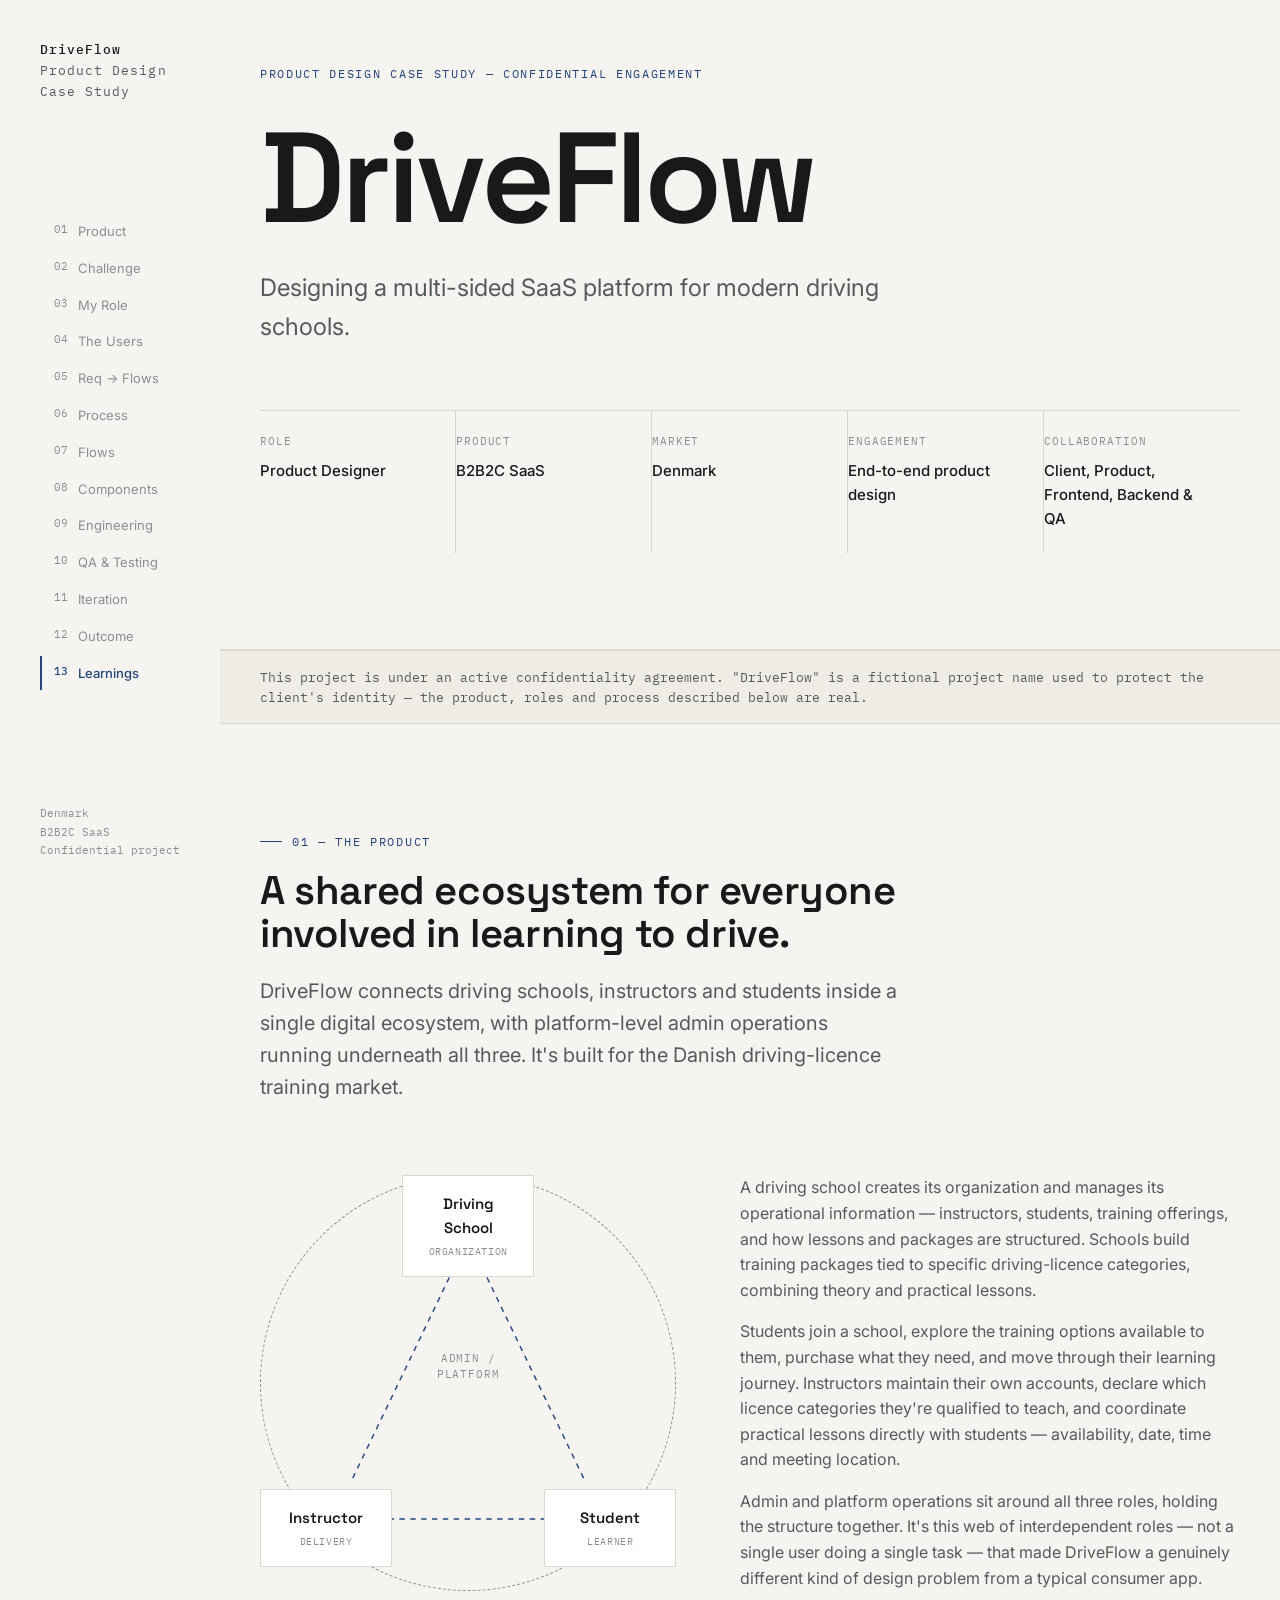
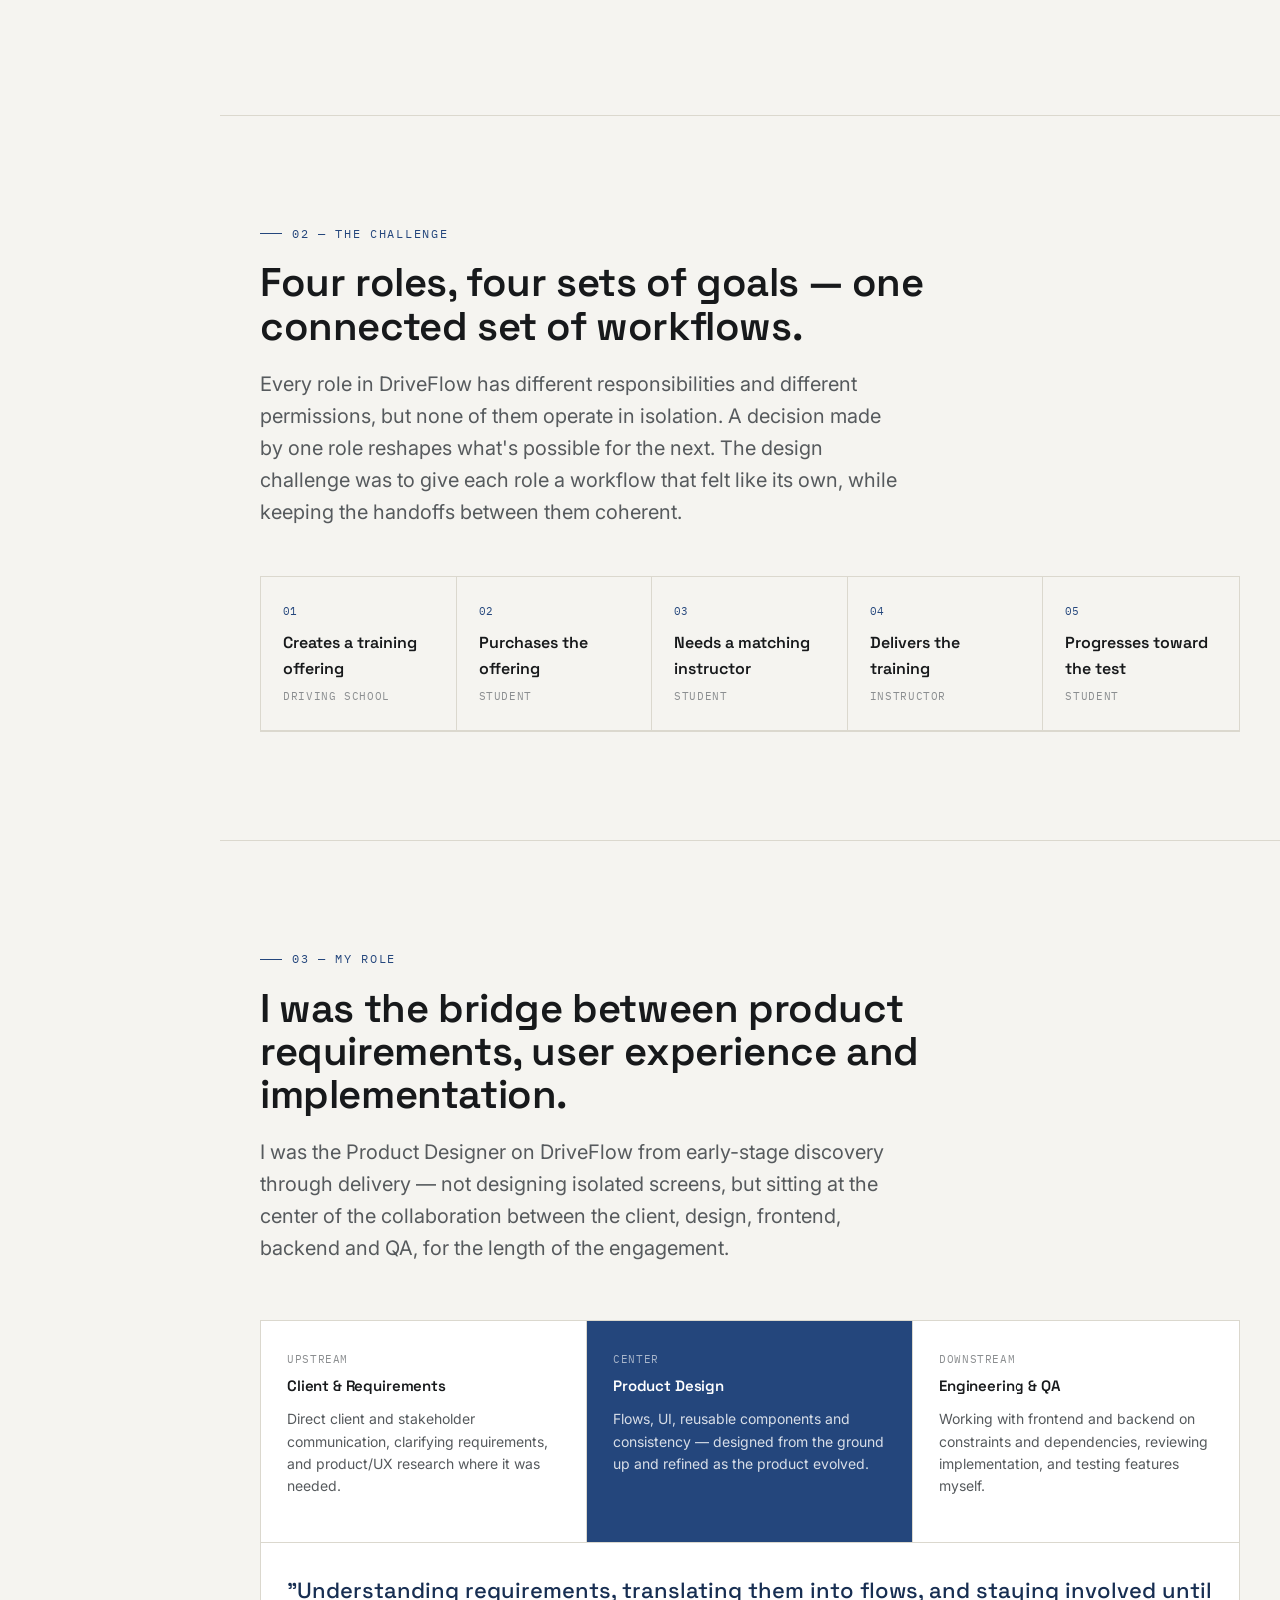
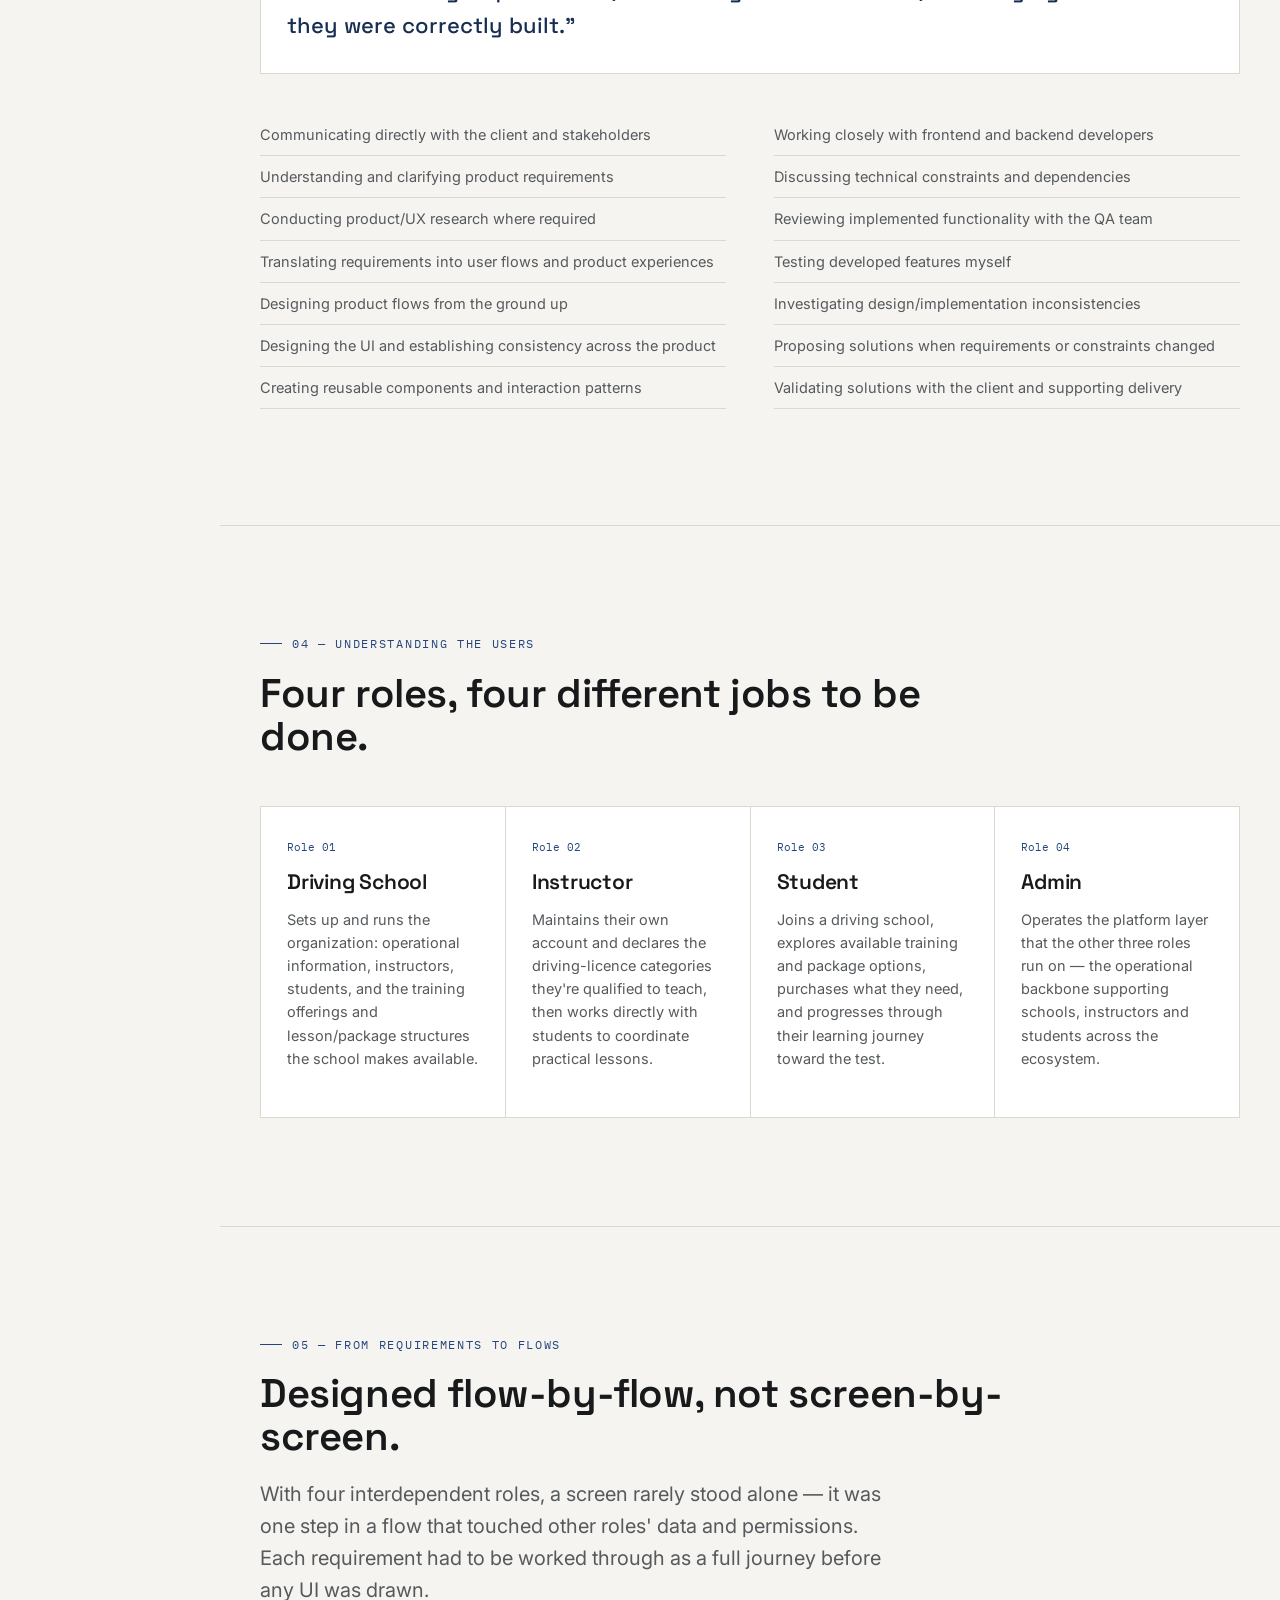
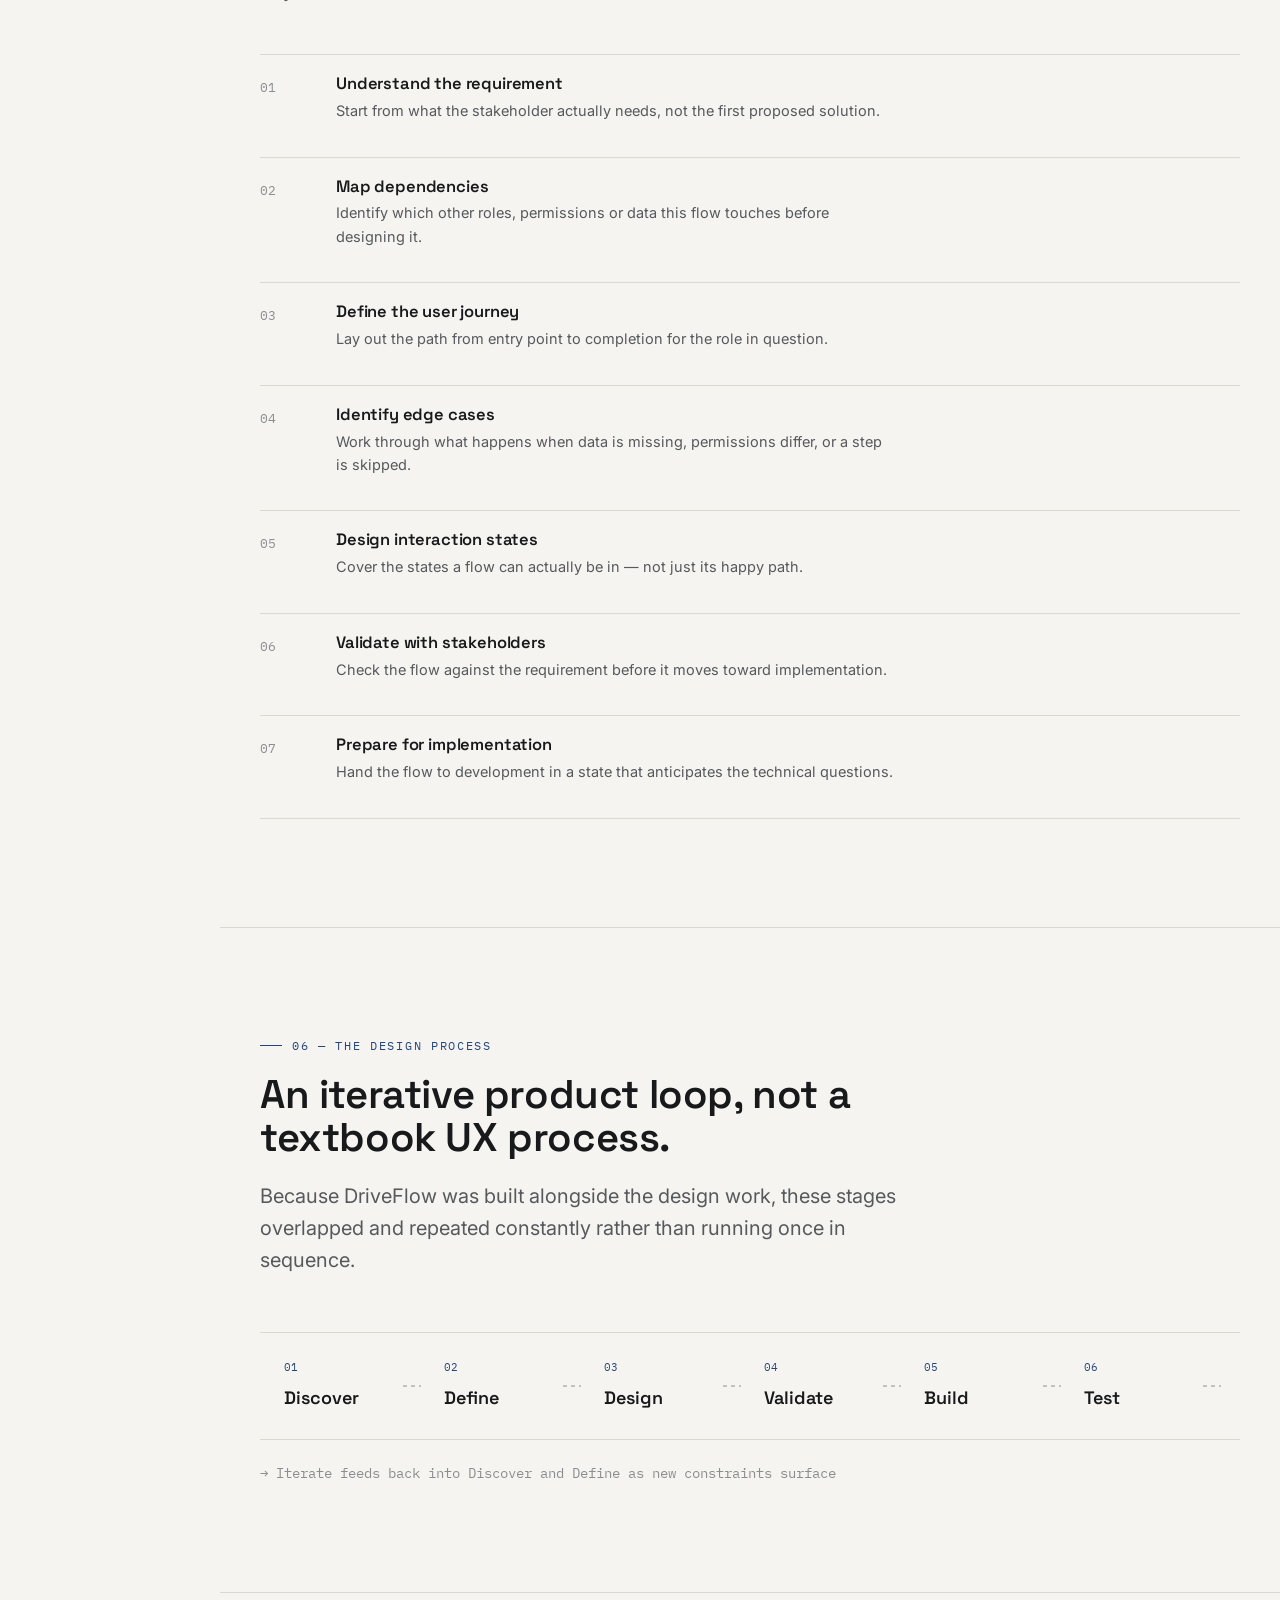
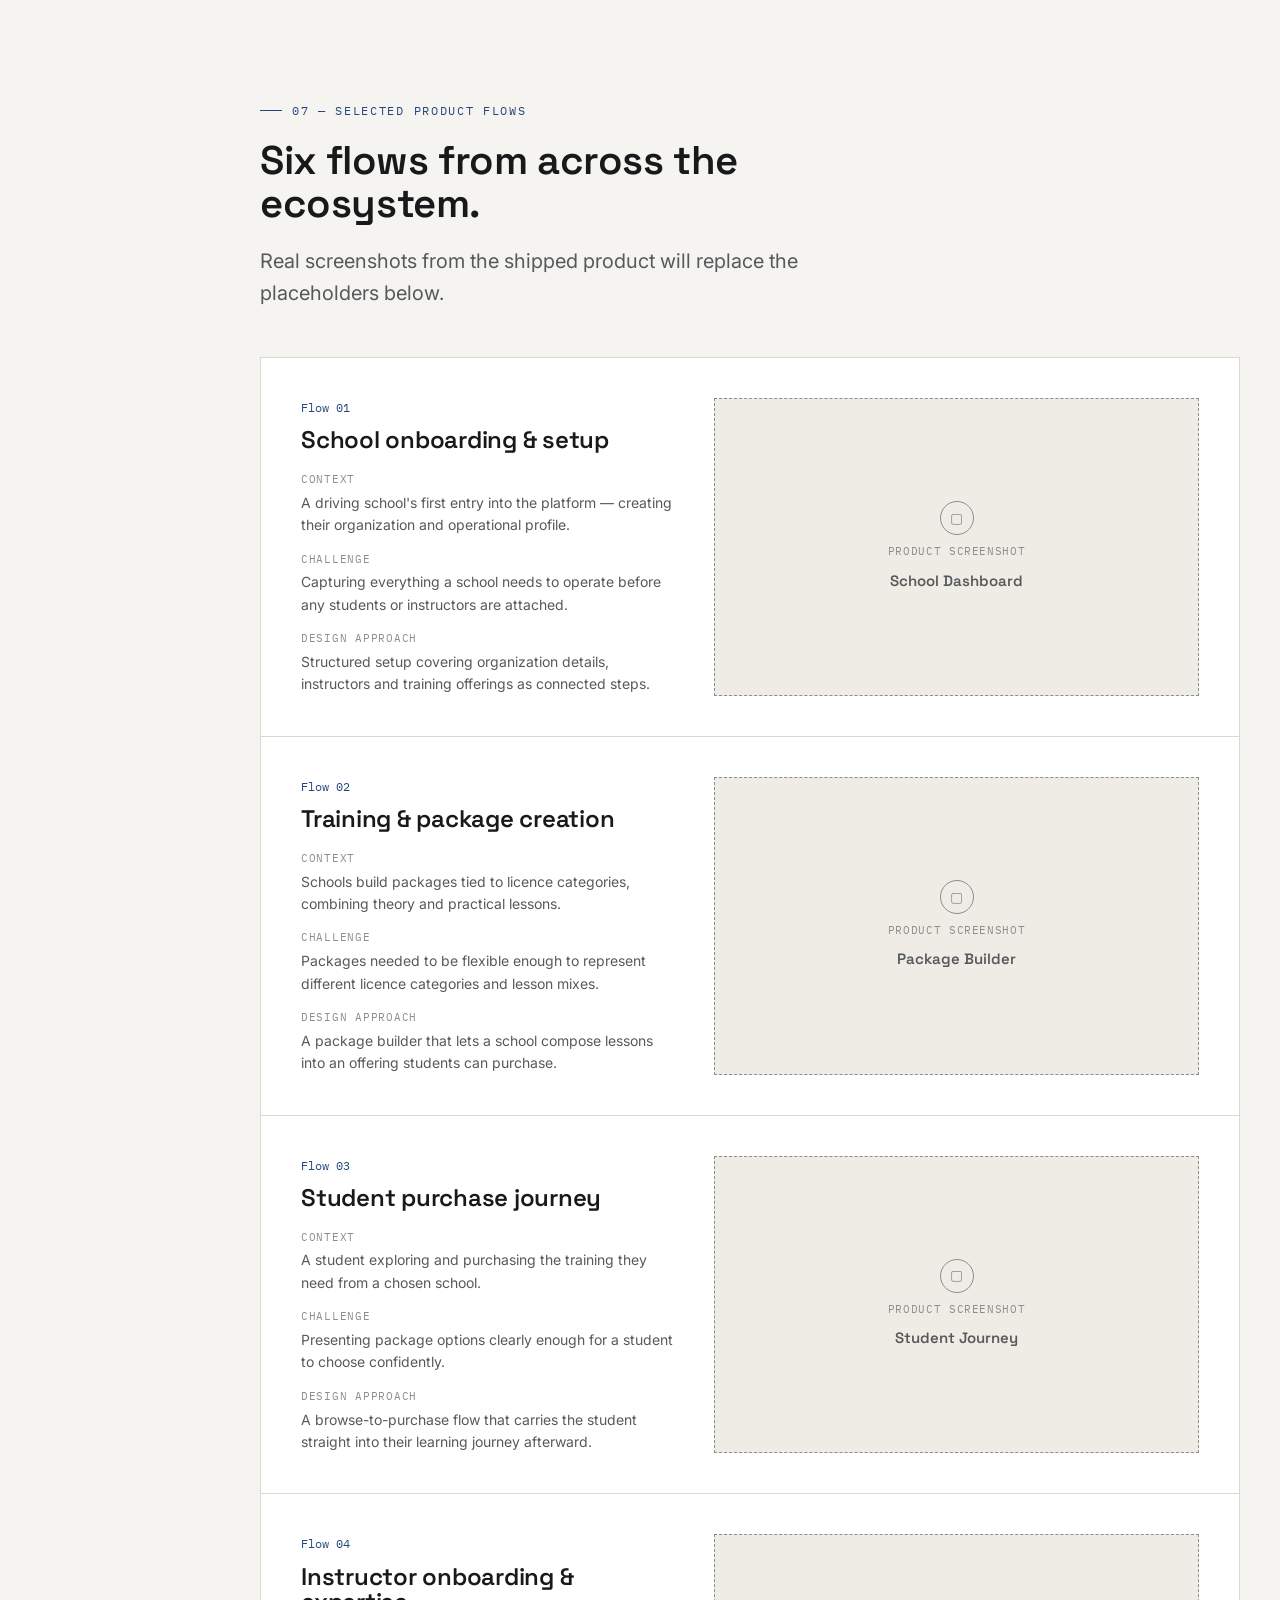
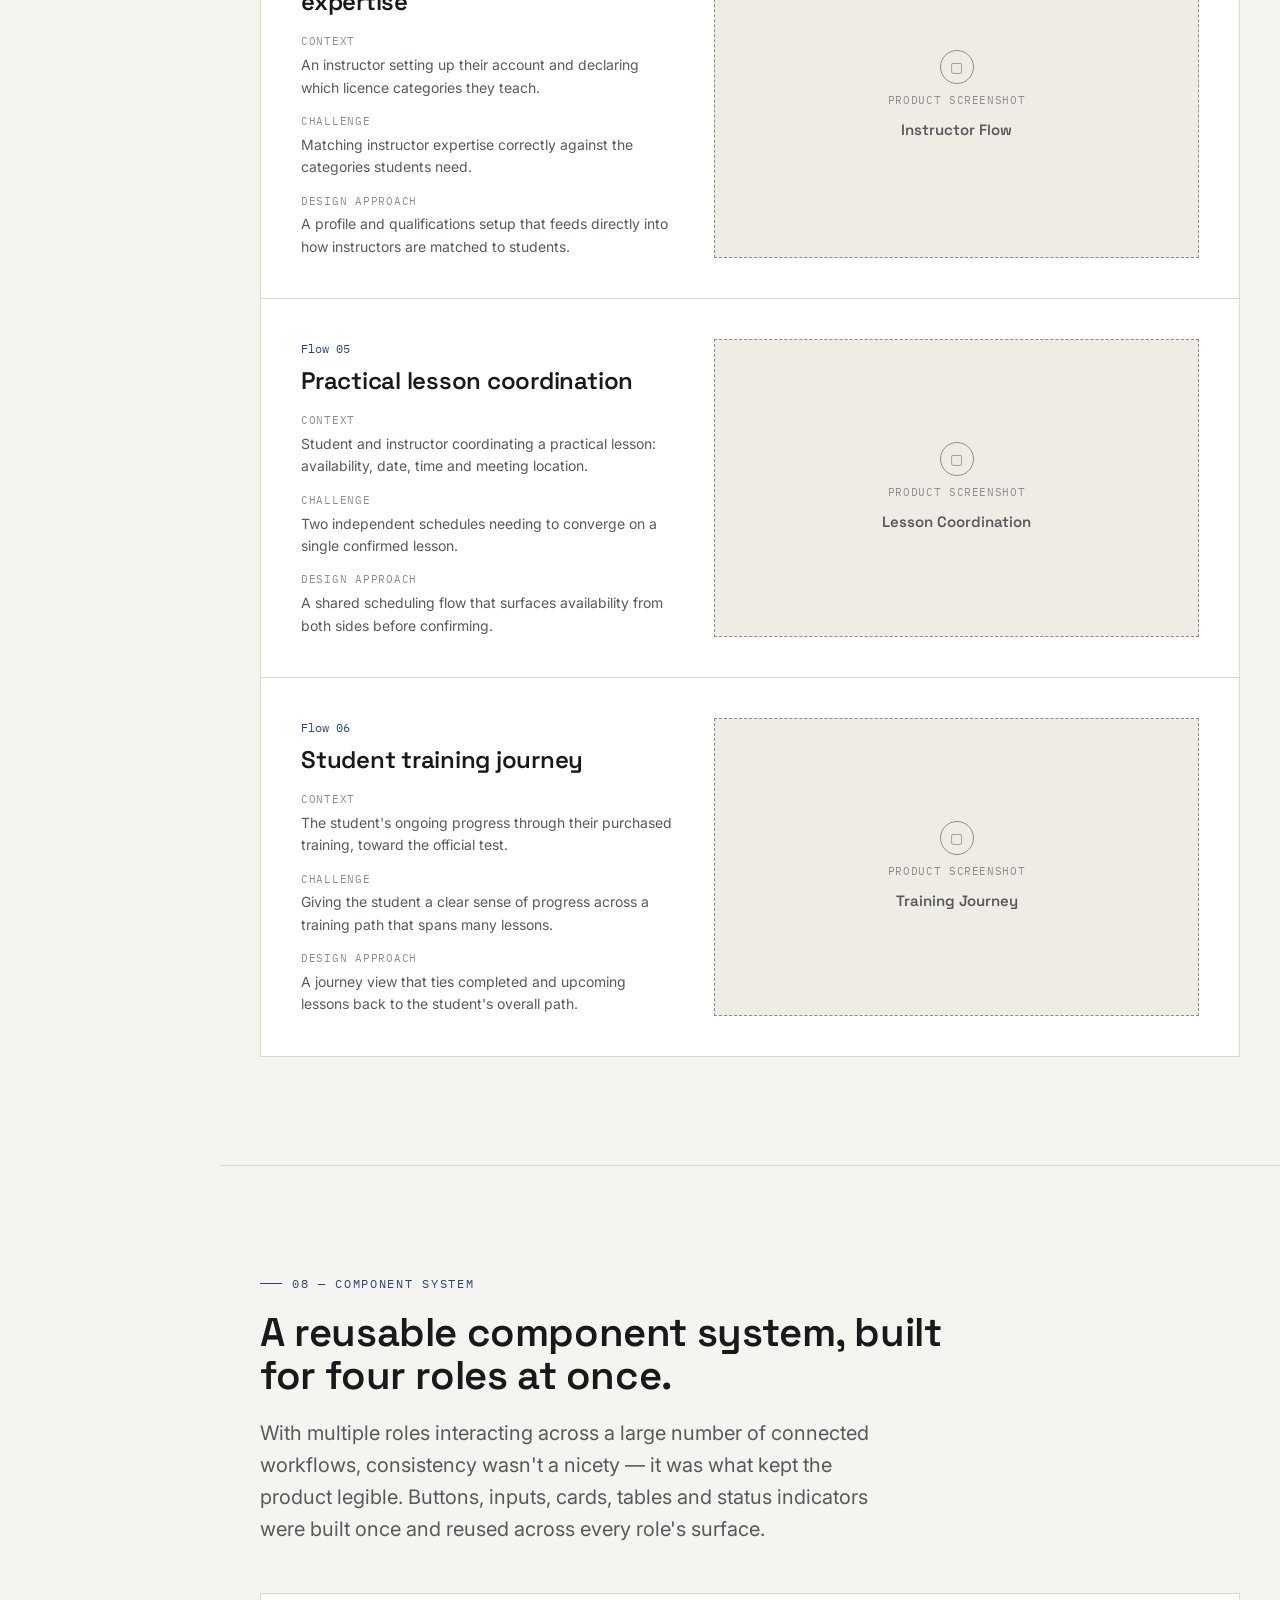
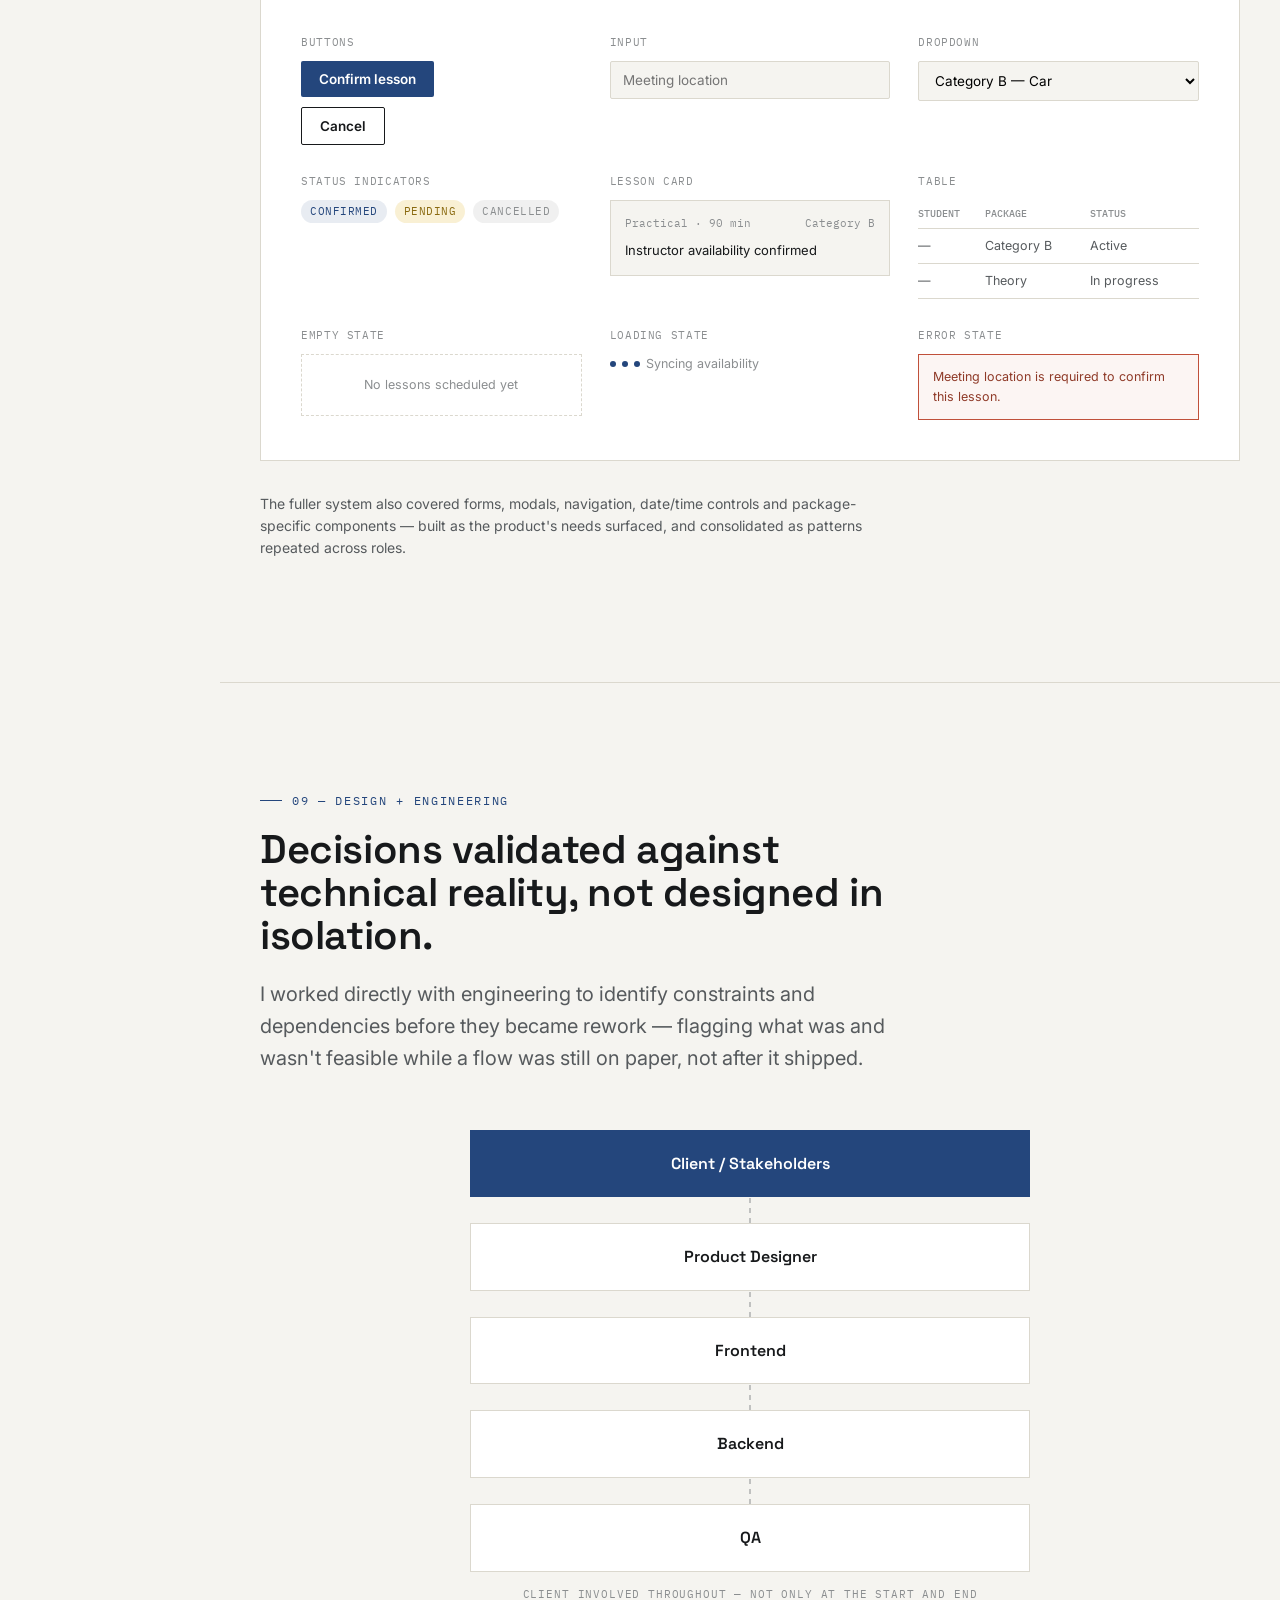
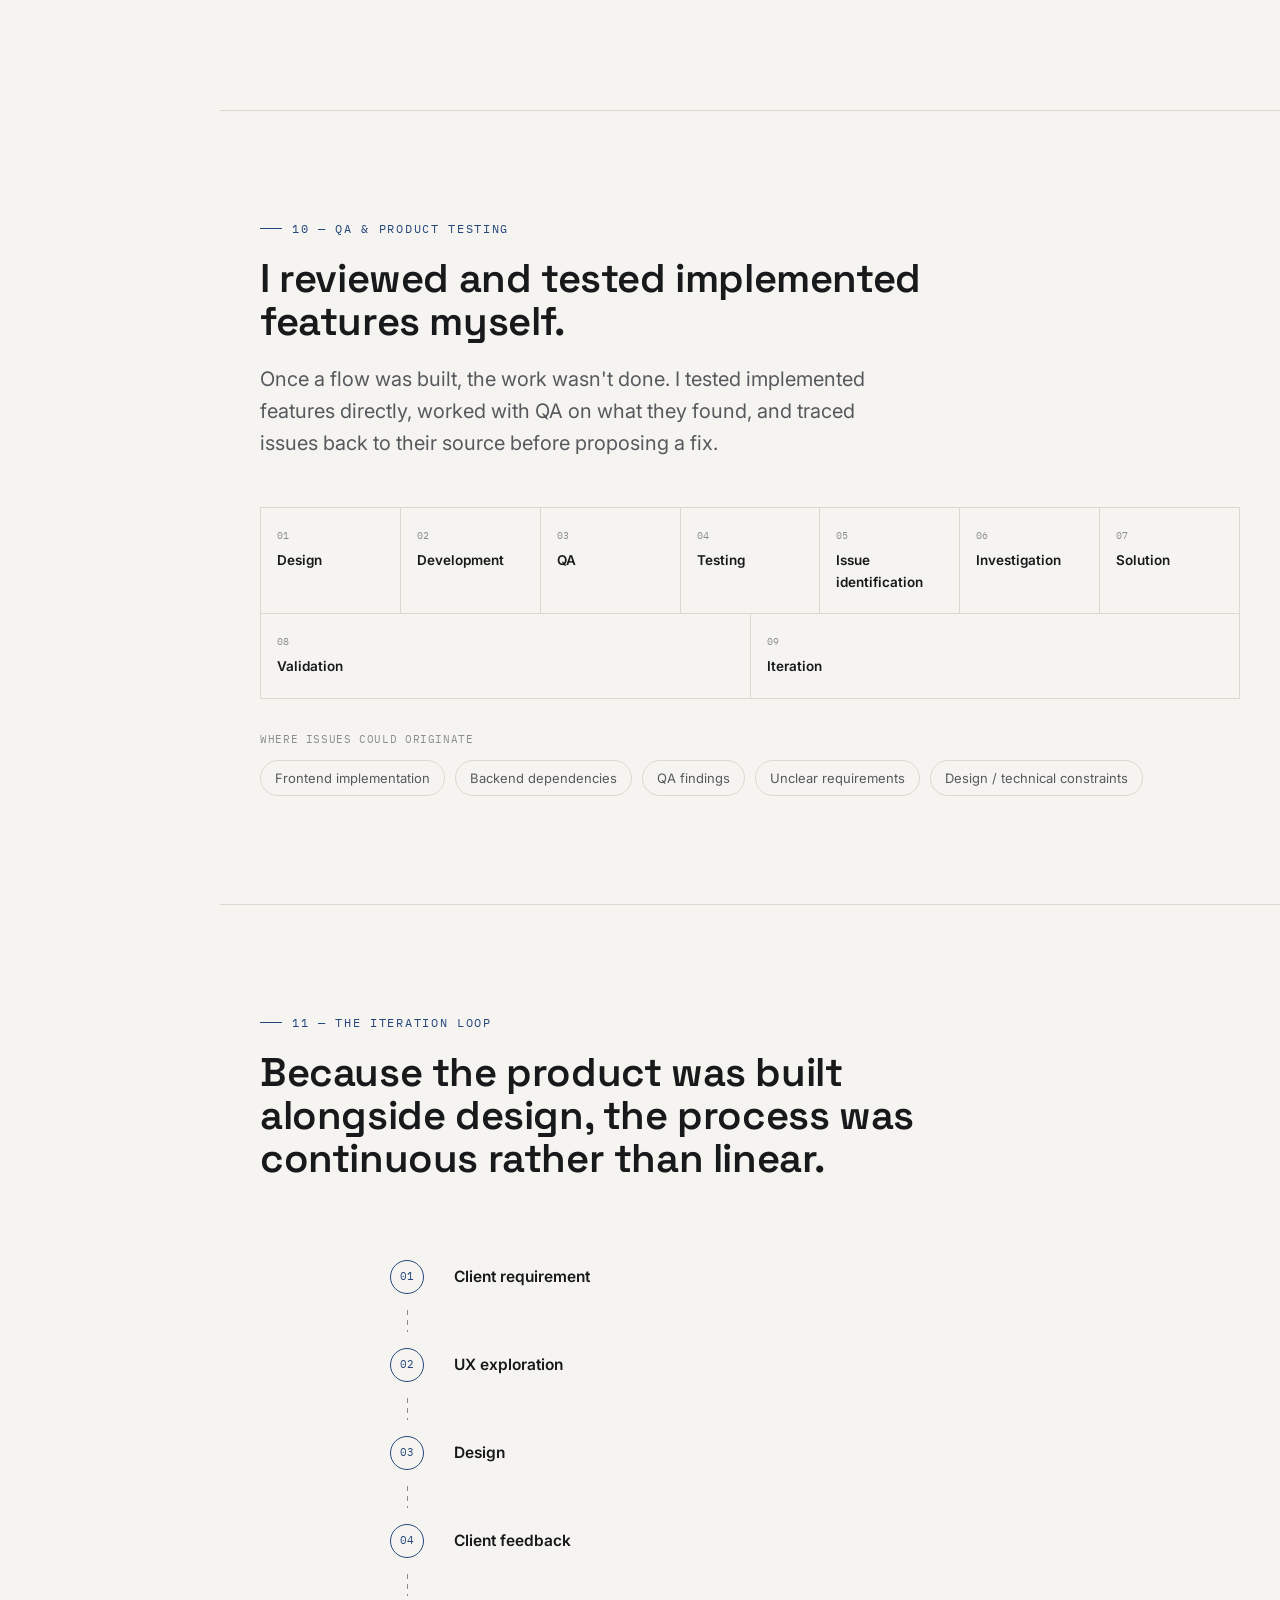
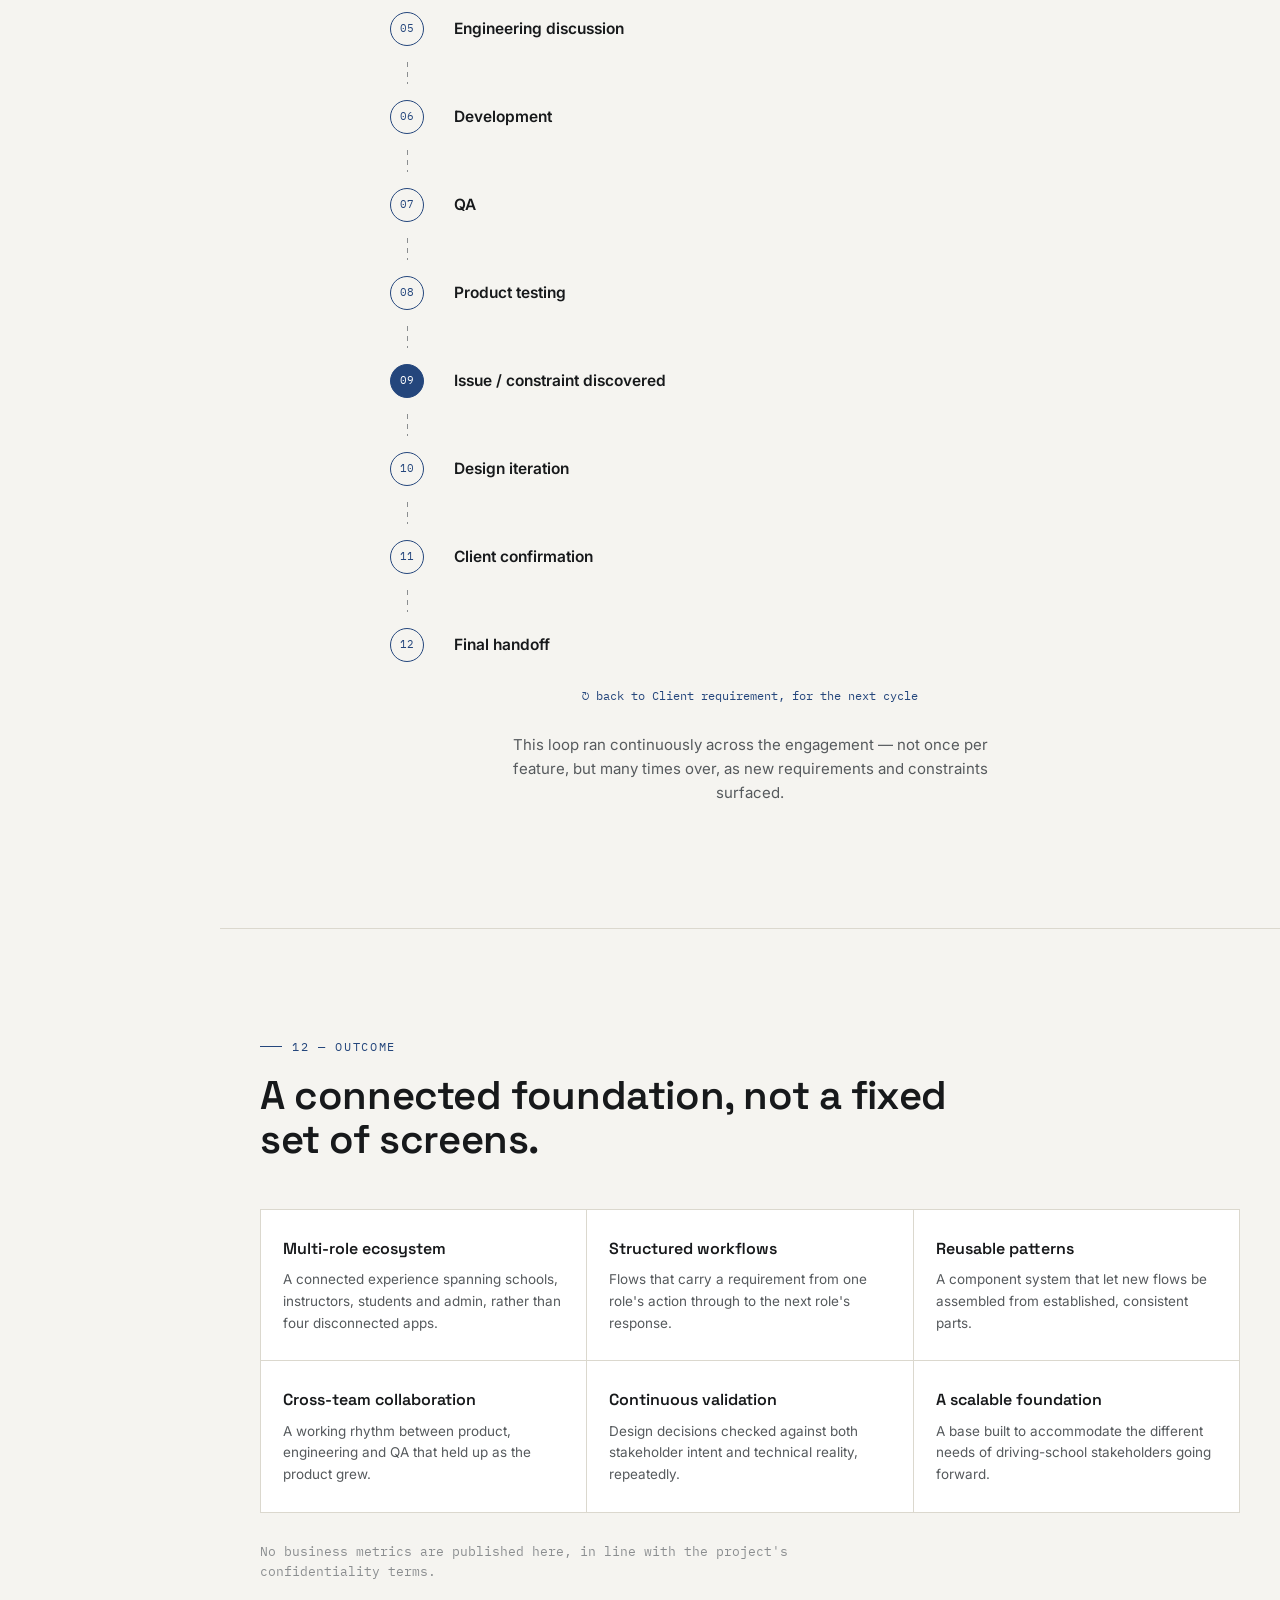
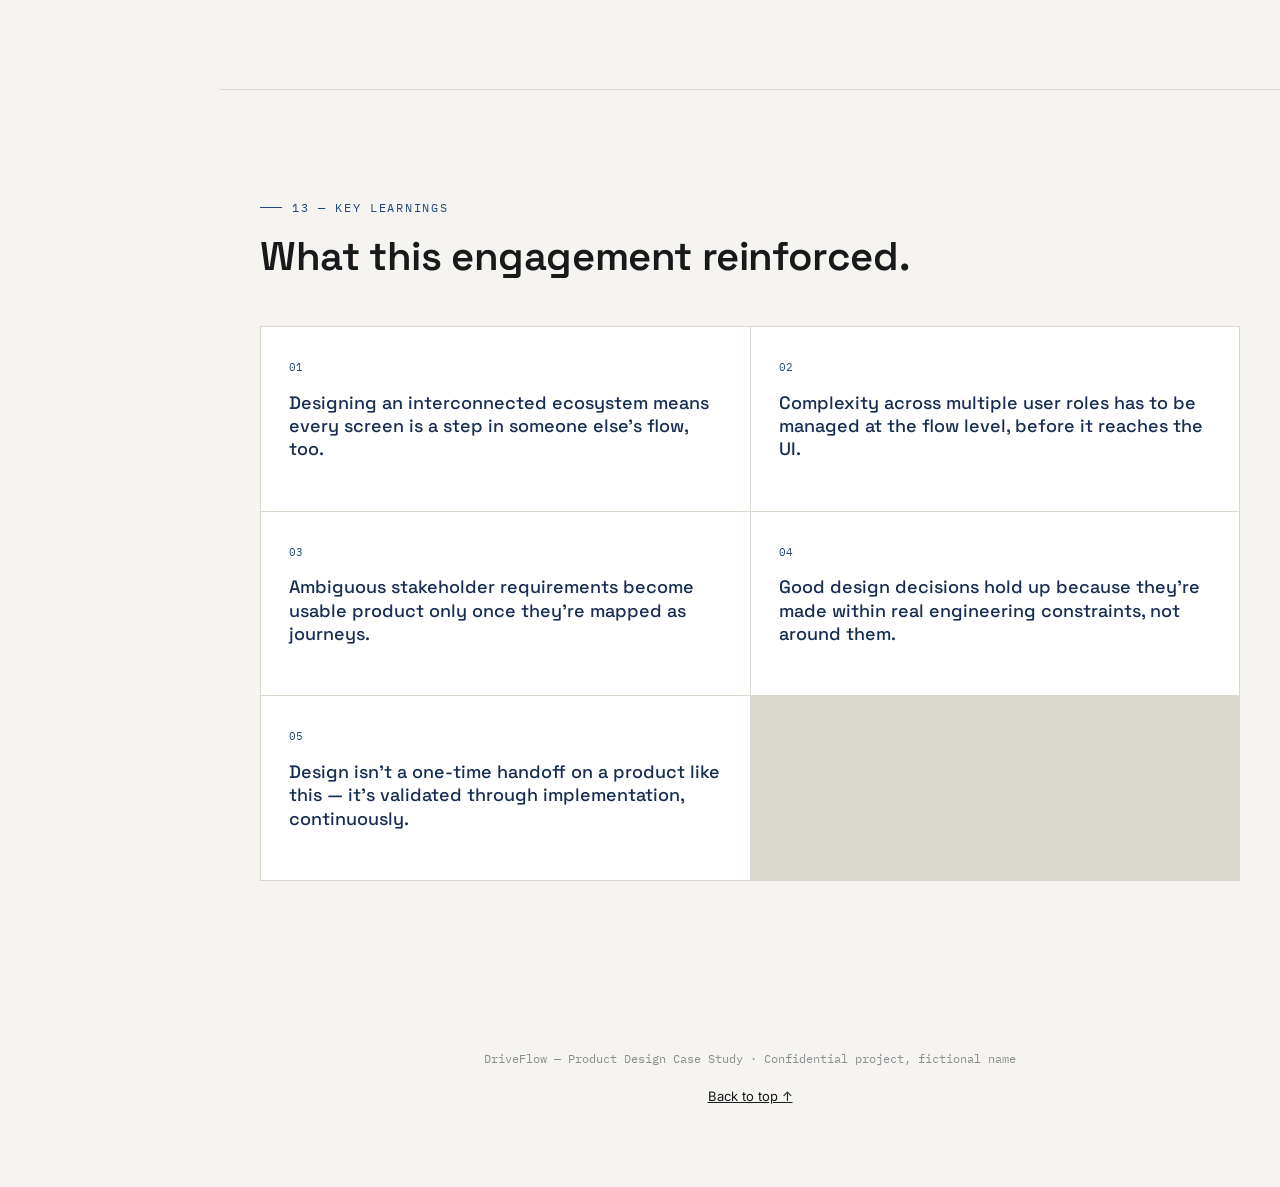
<file: driveflow-case-study.html>
<!DOCTYPE html>
<html lang="en">
<head>
<meta charset="UTF-8">
<meta name="viewport" content="width=device-width, initial-scale=1.0">
<title>DriveFlow — Product Design Case Study</title>
<link rel="preconnect" href="https://fonts.googleapis.com">
<link rel="preconnect" href="https://fonts.gstatic.com" crossorigin>
<link href="https://fonts.googleapis.com/css2?family=Space+Grotesk:wght@400;500;600;700&family=IBM+Plex+Mono:wght@400;500&family=Inter:wght@400;500;600&display=swap" rel="stylesheet">
<style>
  :root{
    --bg: #F5F4F0;
    --surface: #FFFFFF;
    --surface-tint: #EEECE4;
    --ink: #17191B;
    --ink-soft: #565A5D;
    --ink-faint: #8B8E90;
    --line: #DBD8CE;
    --route-blue: #24467C;
    --route-blue-deep: #172E52;
    --lane-yellow: #E4B93D;
    --radius: 2px;
    --max: 1180px;
    --disp: 'Space Grotesk', sans-serif;
    --body: 'Inter', sans-serif;
    --mono: 'IBM Plex Mono', monospace;
  }

  *{ box-sizing: border-box; }
  html{ scroll-behavior: smooth; }
  @media (prefers-reduced-motion: reduce){
    html{ scroll-behavior: auto; }
    *{ animation-duration: 0.01ms !important; transition-duration: 0.01ms !important; }
  }

  body{
    margin:0;
    background: var(--bg);
    color: var(--ink);
    font-family: var(--body);
    font-size: 16px;
    line-height: 1.6;
    -webkit-font-smoothing: antialiased;
  }

  a{ color: inherit; }
  ::selection{ background: var(--lane-yellow); color: var(--route-blue-deep); }

  :focus-visible{
    outline: 2px solid var(--route-blue);
    outline-offset: 3px;
  }

  h1,h2,h3,h4{
    font-family: var(--disp);
    font-weight: 600;
    line-height: 1.08;
    margin: 0;
    letter-spacing: -0.01em;
  }

  .eyebrow{
    font-family: var(--mono);
    font-size: 12px;
    letter-spacing: 0.14em;
    text-transform: uppercase;
    color: var(--route-blue);
    display: flex;
    align-items: center;
    gap: 10px;
    margin-bottom: 18px;
  }
  .eyebrow::before{
    content:"";
    width: 22px;
    height: 1px;
    background: var(--route-blue);
    display:inline-block;
  }

  .wrap{
    max-width: var(--max);
    margin: 0 auto;
    padding: 0 40px;
  }
  @media (max-width: 720px){ .wrap{ padding: 0 22px; } }

  /* ---------- layout shell: rail nav + content ---------- */
  .shell{
    display: grid;
    grid-template-columns: 220px 1fr;
    max-width: 1440px;
    margin: 0 auto;
  }
  @media (max-width: 980px){
    .shell{ grid-template-columns: 1fr; }
  }

  .rail{
    position: sticky;
    top: 0;
    align-self: start;
    height: 100vh;
    padding: 40px 0 40px 40px;
    display: flex;
    flex-direction: column;
    justify-content: space-between;
  }
  @media (max-width: 980px){
    .rail{ display:none; }
  }

  .rail-brand{
    font-family: var(--mono);
    font-size: 13px;
    letter-spacing: 0.08em;
    color: var(--ink-soft);
  }
  .rail-brand b{ color: var(--ink); font-weight: 500; }

  .rail-nav{ list-style:none; margin: 30px 0; padding:0; }
  .rail-nav li{ margin-bottom: 2px; }
  .rail-nav a{
    display:flex;
    gap: 10px;
    text-decoration:none;
    font-size: 13px;
    color: var(--ink-faint);
    padding: 7px 0;
    border-left: 2px solid transparent;
    padding-left: 12px;
    transition: color .2s, border-color .2s;
  }
  .rail-nav a span.num{ font-family: var(--mono); font-size: 11px; }
  .rail-nav a:hover{ color: var(--ink); }
  .rail-nav a.active{
    color: var(--route-blue);
    border-left-color: var(--route-blue);
    font-weight: 500;
  }

  .rail-foot{ font-family: var(--mono); font-size: 11px; color: var(--ink-faint); line-height: 1.7; }

  /* mobile top bar */
  .mbar{
    display:none;
    position: sticky; top:0; z-index: 40;
    background: rgba(245,244,240,0.92);
    backdrop-filter: blur(6px);
    border-bottom: 1px solid var(--line);
    padding: 14px 22px;
    align-items:center;
    justify-content: space-between;
    font-family: var(--mono);
    font-size: 12px;
  }
  @media (max-width: 980px){ .mbar{ display:flex; } }
  .mbar button{
    background:none; border: 1px solid var(--line); border-radius: var(--radius);
    padding: 6px 10px; font-family: var(--mono); font-size: 11px; color: var(--ink); cursor:pointer;
  }
  .mnav{
    display:none;
    background: var(--surface);
    border-bottom: 1px solid var(--line);
    padding: 6px 22px 16px;
  }
  .mnav.open{ display:block; }
  .mnav a{
    display:block; padding: 9px 0; text-decoration:none; color: var(--ink-soft);
    font-size: 14px; border-bottom: 1px solid var(--line);
  }
  .mnav a:last-child{ border-bottom:none; }

  main{ min-width: 0; }

  section{ padding: 108px 0; border-bottom: 1px solid var(--line); }
  section:last-of-type{ border-bottom: none; }
  @media (max-width: 720px){ section{ padding: 72px 0; } }

  .lede{
    font-size: 20px;
    color: var(--ink-soft);
    max-width: 640px;
    font-weight: 400;
  }

  /* ---------- HERO ---------- */
  .hero{
    padding: 64px 0 96px;
    position: relative;
    overflow: hidden;
    border-bottom: 1px solid var(--line);
  }
  .hero-route{
    position:absolute; left:0; right:0; top: 0; height: 100%;
    pointer-events:none; opacity: 0.55;
  }
  .hero-inner{ position: relative; z-index: 1; }
  .hero-kicker{
    font-family: var(--mono); font-size: 12px; letter-spacing: 0.14em;
    text-transform: uppercase; color: var(--route-blue); margin-bottom: 26px;
  }
  .hero h1{
    font-size: clamp(56px, 10vw, 128px);
    letter-spacing: -0.03em;
  }
  .hero .sub{
    margin-top: 22px;
    font-size: clamp(18px, 2.4vw, 24px);
    color: var(--ink-soft);
    max-width: 620px;
    font-weight: 400;
  }
  .meta-grid{
    margin-top: 64px;
    display: grid;
    grid-template-columns: repeat(5, 1fr);
    border-top: 1px solid var(--line);
  }
  @media (max-width: 900px){ .meta-grid{ grid-template-columns: repeat(2, 1fr); } }
  .meta-item{
    padding: 22px 24px 22px 0;
    border-right: 1px solid var(--line);
  }
  .meta-grid .meta-item:last-child{ border-right: none; }
  @media (max-width: 900px){ .meta-item:nth-child(2n){ border-right:none; } }
  .meta-item .k{ font-family: var(--mono); font-size: 11px; color: var(--ink-faint); text-transform: uppercase; letter-spacing: 0.08em; margin-bottom: 8px; }
  .meta-item .v{ font-size: 15px; font-weight: 500; }

  /* ---------- confidentiality strip ---------- */
  .confnote{
    background: var(--surface-tint);
    border-top: 1px solid var(--line);
    border-bottom: 1px solid var(--line);
    font-family: var(--mono);
    font-size: 12.5px;
    color: var(--ink-soft);
    padding: 16px 0;
  }

  /* ---------- ecosystem diagram ---------- */
  .eco{
    display:grid;
    grid-template-columns: 1fr 1.2fr;
    gap: 64px;
    align-items:center;
    margin-top: 56px;
  }
  @media (max-width: 900px){ .eco{ grid-template-columns: 1fr; gap: 40px; } }
  .eco-diagram{ position: relative; }
  .eco-ring{
    position: relative;
    width: 100%;
    max-width: 460px;
    aspect-ratio: 1;
    margin: 0 auto;
  }
  .eco-node{
    position:absolute;
    width: 132px;
    background: var(--surface);
    border: 1px solid var(--line);
    padding: 16px 14px;
    text-align:center;
  }
  .eco-node .t{ font-family: var(--disp); font-weight: 600; font-size: 15px; }
  .eco-node .d{ font-family: var(--mono); font-size: 10px; color: var(--ink-faint); text-transform: uppercase; letter-spacing: 0.06em; margin-top: 4px; }
  .eco-node.school{ top: 0; left: 50%; transform: translateX(-50%); }
  .eco-node.instructor{ bottom: 6%; left: 0; }
  .eco-node.student{ bottom: 6%; right: 0; }
  .eco-admin{
    position:absolute; inset:0;
    border: 1px dashed var(--ink-faint);
    border-radius: 50%;
  }
  .eco-admin-label{
    position:absolute; top: 46%; left:50%; transform: translate(-50%,-50%);
    text-align:center; font-family: var(--mono); font-size: 10.5px; letter-spacing: 0.08em;
    text-transform: uppercase; color: var(--ink-faint);
  }
  .eco-svg{ position:absolute; inset:0; width:100%; height:100%; }
  .eco-svg path{ stroke: var(--route-blue); stroke-width: 1.6; fill:none; stroke-dasharray: 6 6; }

  .eco-copy p{ color: var(--ink-soft); }
  .eco-copy p + p{ margin-top: 16px; }

  /* ---------- challenge chain ---------- */
  .chain{
    margin-top: 48px;
    display:flex;
    flex-wrap: wrap;
    gap: 0;
    border: 1px solid var(--line);
  }
  .chain-step{
    flex: 1 1 180px;
    padding: 26px 22px;
    border-right: 1px solid var(--line);
    border-bottom: 1px solid var(--line);
    position: relative;
  }
  .chain-step:last-child{ border-right: none; }
  .chain-step .n{ font-family: var(--mono); font-size: 11px; color: var(--route-blue); }
  .chain-step .t{ font-family: var(--disp); font-size: 16px; font-weight: 600; margin-top: 10px; }
  .chain-step .role{ font-family: var(--mono); font-size: 10.5px; text-transform: uppercase; letter-spacing: .06em; color: var(--ink-faint); margin-top: 6px; }
  @media (max-width: 720px){ .chain{ display:block; } .chain-step{ border-right:none; } }

  /* ---------- role bridge (my role) ---------- */
  .bridge{
    margin-top: 56px;
    border: 1px solid var(--line);
    background: var(--surface);
  }
  .bridge-row{ display:grid; grid-template-columns: 1fr 1fr 1fr; }
  @media (max-width: 780px){ .bridge-row{ grid-template-columns: 1fr; } }
  .bridge-col{ padding: 30px 26px; border-right: 1px solid var(--line); }
  .bridge-row .bridge-col:last-child{ border-right:none; }
  @media (max-width: 780px){ .bridge-col{ border-right:none; border-bottom: 1px solid var(--line);} }
  .bridge-col h4{ font-size: 15px; margin-bottom: 12px; }
  .bridge-col .tag{ font-family: var(--mono); font-size: 10.5px; color: var(--ink-faint); text-transform: uppercase; letter-spacing: .06em; margin-bottom: 10px; display:block; }
  .bridge-mid{
    background: var(--route-blue);
    color: #fff;
  }
  .bridge-mid .tag{ color: rgba(255,255,255,0.6); }
  .bridge-mid h4{ color:#fff; }
  .bridge-mid p{ color: rgba(255,255,255,0.82); }
  .bridge-quote{
    padding: 30px 26px;
    border-top: 1px solid var(--line);
    font-family: var(--disp);
    font-size: 22px;
    font-weight: 500;
    color: var(--route-blue-deep);
  }

  .skill-list{ margin-top: 40px; columns: 2; column-gap: 48px; }
  @media (max-width: 600px){ .skill-list{ columns: 1; } }
  .skill-list ul{ list-style:none; margin:0 0 8px; padding:0; }
  .skill-list li{
    font-size: 14.5px; color: var(--ink-soft);
    padding: 9px 0; border-bottom: 1px solid var(--line);
    break-inside: avoid;
  }

  /* ---------- role cards ---------- */
  .role-grid{
    margin-top: 48px;
    display:grid;
    grid-template-columns: repeat(4, 1fr);
    gap: 1px;
    background: var(--line);
    border: 1px solid var(--line);
  }
  @media (max-width: 900px){ .role-grid{ grid-template-columns: repeat(2, 1fr); } }
  @media (max-width: 560px){ .role-grid{ grid-template-columns: 1fr; } }
  .role-card{ background: var(--surface); padding: 32px 26px; min-height: 220px; }
  .role-card .num{ font-family: var(--mono); font-size: 11px; color: var(--route-blue); }
  .role-card h3{ font-size: 21px; margin: 14px 0 12px; }
  .role-card p{ font-size: 14.5px; color: var(--ink-soft); }

  /* ---------- requirements to flows ---------- */
  .req-steps{ margin-top: 48px; }
  .req-step{
    display:grid; grid-template-columns: 56px 1fr; gap: 20px;
    padding: 20px 0; border-top: 1px solid var(--line);
  }
  .req-steps > .req-step:last-child{ border-bottom: 1px solid var(--line); }
  .req-step .idx{ font-family: var(--mono); font-size: 13px; color: var(--ink-faint); padding-top: 3px; }
  .req-step h4{ font-size: 16.5px; font-weight: 600; }
  .req-step p{ margin-top: 6px; color: var(--ink-soft); font-size: 14.5px; max-width: 560px; }

  /* ---------- process loop ---------- */
  .process-track{
    margin-top: 56px;
    display: flex;
    overflow-x: auto;
    gap: 0;
    border-top: 1px solid var(--line);
    border-bottom: 1px solid var(--line);
    padding: 4px 0;
  }
  .process-step{
    flex: 0 0 auto;
    min-width: 160px;
    padding: 22px 24px;
    position: relative;
  }
  .process-step:not(:last-child)::after{
    content: "";
    position: absolute; right: -1px; top: 50%; transform: translateY(-50%);
    width: 18px; height: 1px; background: repeating-linear-gradient(to right, var(--ink-faint) 0 4px, transparent 4px 8px);
  }
  .process-step .t{ font-family: var(--disp); font-weight: 600; font-size: 18px; }
  .process-step .n{ font-family: var(--mono); font-size: 11px; color: var(--route-blue); display:block; margin-bottom: 8px; }
  .process-note{ margin-top: 22px; font-size: 14px; color: var(--ink-faint); font-family: var(--mono); }

  /* ---------- flow cards ---------- */
  .flow-list{ margin-top: 48px; display:flex; flex-direction:column; gap: 1px; background: var(--line); border: 1px solid var(--line); }
  .flow-card{ background: var(--surface); padding: 40px; display:grid; grid-template-columns: 1fr 1.3fr; gap: 40px; }
  @media (max-width: 860px){ .flow-card{ grid-template-columns: 1fr; gap: 24px; padding: 28px 22px; } }
  .flow-card .flow-num{ font-family: var(--mono); font-size: 12px; color: var(--route-blue); margin-bottom: 10px; }
  .flow-card h3{ font-size: 24px; margin-bottom: 18px; }
  .flow-meta{ display:grid; gap: 14px; }
  .flow-meta .row{ }
  .flow-meta .lab{ font-family: var(--mono); font-size: 10.5px; text-transform:uppercase; letter-spacing:.07em; color: var(--ink-faint); margin-bottom: 4px; }
  .flow-meta .val{ font-size: 14px; color: var(--ink-soft); }
  .placeholder{
    border: 1px dashed var(--ink-faint);
    background: var(--surface-tint);
    min-height: 220px;
    display:flex; flex-direction:column; align-items:center; justify-content:center;
    gap: 8px; text-align:center; padding: 24px;
  }
  .placeholder .ph-icon{
    width: 34px; height: 34px; border: 1px solid var(--ink-faint); border-radius: 50%;
    display:flex; align-items:center; justify-content:center; font-family: var(--mono); font-size: 14px; color: var(--ink-faint);
  }
  .placeholder .ph-label{ font-family: var(--mono); font-size: 11px; letter-spacing: .06em; text-transform: uppercase; color: var(--ink-faint); }
  .placeholder .ph-name{ font-family: var(--disp); font-size: 15px; font-weight: 600; color: var(--ink-soft); }

  /* ---------- components ---------- */
  .comp-showcase{
    margin-top: 48px;
    border: 1px solid var(--line);
    background: var(--surface);
    padding: 40px;
    display:grid;
    grid-template-columns: repeat(3, 1fr);
    gap: 28px;
  }
  @media (max-width: 860px){ .comp-showcase{ grid-template-columns: 1fr 1fr; } }
  @media (max-width: 560px){ .comp-showcase{ grid-template-columns: 1fr; } }
  .comp-cell{ display:flex; flex-direction:column; gap: 10px; }
  .comp-cell .lab{ font-family: var(--mono); font-size: 10.5px; text-transform:uppercase; color: var(--ink-faint); letter-spacing:.06em; }
  .demo-btn{ align-self:flex-start; background: var(--route-blue); color:#fff; border:none; padding: 10px 18px; font-family: var(--body); font-weight: 600; font-size: 13.5px; border-radius: var(--radius); cursor:pointer; }
  .demo-btn.ghost{ background: transparent; border: 1px solid var(--ink); color: var(--ink); }
  .demo-input{ border: 1px solid var(--line); padding: 10px 12px; font-family: var(--body); font-size: 13.5px; border-radius: var(--radius); background: var(--bg); }
  .demo-select{ border:1px solid var(--line); padding: 10px 12px; font-family: var(--body); font-size: 13.5px; background: var(--bg); border-radius: var(--radius); }
  .demo-card{ border:1px solid var(--line); padding: 14px; font-size: 13px; background: var(--bg); }
  .demo-card .top{ display:flex; justify-content:space-between; font-family:var(--mono); font-size: 10.5px; color: var(--ink-faint); margin-bottom: 8px; }
  .demo-badge{ display:inline-block; font-family: var(--mono); font-size: 10.5px; padding: 3px 9px; border-radius: 20px; text-transform: uppercase; letter-spacing: .05em; }
  .demo-badge.on{ background: rgba(36,70,124,0.1); color: var(--route-blue); }
  .demo-badge.pending{ background: rgba(228,185,61,0.22); color: #8a6a10; }
  .demo-badge.off{ background: rgba(0,0,0,0.06); color: var(--ink-faint); }
  .demo-table{ width:100%; border-collapse: collapse; font-size: 12.5px; }
  .demo-table th{ text-align:left; font-family: var(--mono); font-weight:500; font-size: 10px; text-transform: uppercase; color: var(--ink-faint); border-bottom: 1px solid var(--line); padding: 6px 0; }
  .demo-table td{ padding: 7px 0; border-bottom: 1px solid var(--line); color: var(--ink-soft); }
  .demo-empty{ border: 1px dashed var(--line); padding: 20px; text-align:center; font-size: 12.5px; color: var(--ink-faint); }
  .demo-loading{ display:flex; gap: 6px; align-items:center; font-size: 12.5px; color: var(--ink-faint); }
  .dot{ width:6px; height:6px; border-radius:50%; background: var(--route-blue); animation: pulse 1.2s infinite ease-in-out; }
  .dot:nth-child(2){ animation-delay: .15s; } .dot:nth-child(3){ animation-delay: .3s; }
  @keyframes pulse{ 0%,80%,100%{ opacity: .25; } 40%{ opacity: 1; } }
  .demo-error{ border: 1px solid #C0503A; background: rgba(192,80,58,0.06); padding: 12px 14px; font-size: 12.5px; color: #8f3a28; }
  .comp-list-note{ margin-top: 32px; font-size: 14px; color: var(--ink-soft); max-width: 640px; }

  /* ---------- design + engineering stack ---------- */
  .stack{
    margin-top: 56px;
    max-width: 560px;
    margin-left:auto; margin-right:auto;
  }
  .stack-row{
    border: 1px solid var(--line);
    background: var(--surface);
    padding: 20px 24px;
    text-align:center;
    font-family: var(--disp);
    font-weight: 600;
    font-size: 16px;
    position: relative;
  }
  .stack-row + .stack-row{ margin-top: 26px; }
  .stack-row + .stack-row::before{
    content: "";
    position:absolute; top: -26px; left: 50%; transform: translateX(-50%);
    width: 1px; height: 26px;
    background: repeating-linear-gradient(to bottom, var(--ink-faint) 0 5px, transparent 5px 10px);
  }
  .stack-row.client{ background: var(--route-blue); color:#fff; border-color: var(--route-blue); }
  .stack-side-label{ font-family: var(--mono); font-size: 10.5px; color: var(--ink-faint); text-align:center; margin-top: 14px; text-transform:uppercase; letter-spacing:.08em; }

  /* ---------- QA cycle ---------- */
  .qa-cycle{ margin-top: 48px; display:flex; flex-wrap:wrap; gap: 0; border-top:1px solid var(--line); border-left:1px solid var(--line); }
  .qa-step{ flex:1 1 130px; border-right:1px solid var(--line); border-bottom:1px solid var(--line); padding: 20px 16px; }
  .qa-step .n{ font-family: var(--mono); font-size: 10px; color: var(--ink-faint); }
  .qa-step .t{ font-size: 13.5px; font-weight: 600; margin-top: 6px; }
  .qa-sources{ margin-top: 32px; }
  .qa-sources .lab{ font-family: var(--mono); font-size: 10.5px; text-transform:uppercase; letter-spacing:.06em; color: var(--ink-faint); margin-bottom: 12px; }
  .pill-row{ display:flex; flex-wrap:wrap; gap: 10px; }
  .pill{ border:1px solid var(--line); padding: 7px 14px; font-size: 13px; border-radius: 20px; color: var(--ink-soft); }

  /* ---------- iteration loop (signature) ---------- */
  .loop-wrap{ margin-top: 64px; display:flex; justify-content:center; }
  .loop{ position: relative; width: 100%; max-width: 720px; }
  .loop-item{
    display:grid; grid-template-columns: 46px 1fr; gap: 18px;
    padding: 16px 0;
    align-items:start;
  }
  .loop-item .dotnum{
    width: 34px; height: 34px; border-radius: 50%; border: 1px solid var(--route-blue);
    display:flex; align-items:center; justify-content:center;
    font-family: var(--mono); font-size: 11px; color: var(--route-blue);
    background: var(--bg);
  }
  .loop-item.emph .dotnum{ background: var(--route-blue); color: #fff; }
  .loop-connector{
    width: 1px; margin-left: 17px;
    background: repeating-linear-gradient(to bottom, var(--ink-faint) 0 5px, transparent 5px 10px);
    height: 22px;
  }
  .loop-item .t{ font-weight: 600; font-size: 15.5px; padding-top: 5px; }
  .loop-item .s{ font-size: 13px; color: var(--ink-faint); padding-top: 5px; font-family: var(--mono); }
  .loop-close{
    margin-top: 8px;
    text-align:center;
    font-family: var(--mono);
    font-size: 12px;
    color: var(--route-blue);
  }
  .loop-caption{ text-align:center; margin-top: 28px; font-size: 15px; color: var(--ink-soft); max-width: 480px; margin-left:auto; margin-right:auto; }

  /* ---------- outcome ---------- */
  .outcome-grid{ margin-top: 48px; display:grid; grid-template-columns: repeat(3,1fr); gap:1px; background: var(--line); border:1px solid var(--line); }
  @media (max-width: 780px){ .outcome-grid{ grid-template-columns: 1fr 1fr; } }
  @media (max-width: 520px){ .outcome-grid{ grid-template-columns: 1fr; } }
  .outcome-cell{ background: var(--surface); padding: 26px 22px; }
  .outcome-cell .t{ font-family: var(--disp); font-weight: 600; font-size: 16px; margin-bottom: 8px; }
  .outcome-cell .d{ font-size: 13.5px; color: var(--ink-soft); }
  .outcome-note{ margin-top: 28px; font-family: var(--mono); font-size: 12.5px; color: var(--ink-faint); max-width: 620px; }

  /* ---------- learnings ---------- */
  .learn-grid{ margin-top: 48px; display:grid; grid-template-columns: repeat(2,1fr); gap: 1px; background: var(--line); border:1px solid var(--line); }
  @media (max-width: 700px){ .learn-grid{ grid-template-columns: 1fr; } }
  .learn-cell{ background: var(--surface); padding: 32px 28px; }
  .learn-cell .n{ font-family: var(--mono); font-size: 11px; color: var(--route-blue); }
  .learn-cell p{ font-family: var(--disp); font-size: 18px; font-weight: 500; line-height:1.3; margin-top: 14px; color: var(--route-blue-deep); }

  footer{
    padding: 60px 0 80px;
    text-align:center;
  }
  footer .fnote{ font-family: var(--mono); font-size: 12px; color: var(--ink-faint); }
  footer .back{ margin-top: 18px; font-size: 13px; }
</style>
</head>
<body>

<div class="mbar">
  <span><b>DriveFlow</b> · Case Study</span>
  <button id="mnavToggle" aria-expanded="false" aria-controls="mnav">Menu</button>
</div>
<nav class="mnav" id="mnav">
  <a href="#product">01 · Product</a>
  <a href="#challenge">02 · Challenge</a>
  <a href="#role">03 · My Role</a>
  <a href="#users">04 · The Users</a>
  <a href="#flows-req">05 · Requirements → Flows</a>
  <a href="#process">06 · Process</a>
  <a href="#flows">07 · Selected Flows</a>
  <a href="#components">08 · Components</a>
  <a href="#engineering">09 · Design + Engineering</a>
  <a href="#qa">10 · QA & Testing</a>
  <a href="#iteration">11 · Iteration Loop</a>
  <a href="#outcome">12 · Outcome</a>
  <a href="#learnings">13 · Learnings</a>
</nav>

<div class="shell">
  <aside class="rail">
    <div class="rail-brand"><b>DriveFlow</b><br>Product Design<br>Case Study</div>
    <ul class="rail-nav" id="railNav">
      <li><a href="#product"><span class="num">01</span> Product</a></li>
      <li><a href="#challenge"><span class="num">02</span> Challenge</a></li>
      <li><a href="#role"><span class="num">03</span> My Role</a></li>
      <li><a href="#users"><span class="num">04</span> The Users</a></li>
      <li><a href="#flows-req"><span class="num">05</span> Req → Flows</a></li>
      <li><a href="#process"><span class="num">06</span> Process</a></li>
      <li><a href="#flows"><span class="num">07</span> Flows</a></li>
      <li><a href="#components"><span class="num">08</span> Components</a></li>
      <li><a href="#engineering"><span class="num">09</span> Engineering</a></li>
      <li><a href="#qa"><span class="num">10</span> QA & Testing</a></li>
      <li><a href="#iteration"><span class="num">11</span> Iteration</a></li>
      <li><a href="#outcome"><span class="num">12</span> Outcome</a></li>
      <li><a href="#learnings"><span class="num">13</span> Learnings</a></li>
    </ul>
    <div class="rail-foot">Denmark<br>B2B2C SaaS<br>Confidential project</div>
  </aside>

  <main>

    <!-- 01 HERO -->
    <header class="hero">
      <div class="wrap hero-inner">
        <div class="hero-kicker">Product design case study — confidential engagement</div>
        <h1>DriveFlow</h1>
        <p class="sub">Designing a multi-sided SaaS platform for modern driving schools.</p>

        <div class="meta-grid">
          <div class="meta-item"><div class="k">Role</div><div class="v">Product Designer</div></div>
          <div class="meta-item"><div class="k">Product</div><div class="v">B2B2C SaaS</div></div>
          <div class="meta-item"><div class="k">Market</div><div class="v">Denmark</div></div>
          <div class="meta-item"><div class="k">Engagement</div><div class="v">End-to-end product design</div></div>
          <div class="meta-item"><div class="k">Collaboration</div><div class="v">Client, Product, Frontend, Backend & QA</div></div>
        </div>
      </div>
    </header>

    <div class="confnote">
      <div class="wrap">This project is under an active confidentiality agreement. "DriveFlow" is a fictional project name used to protect the client's identity — the product, roles and process described below are real.</div>
    </div>

    <!-- 02 THE PRODUCT -->
    <section id="product">
      <div class="wrap">
        <div class="eyebrow">01 — The Product</div>
        <h2 style="font-size: clamp(28px, 4vw, 40px); max-width: 760px;">A shared ecosystem for everyone involved in learning to drive.</h2>
        <p class="lede" style="margin-top:20px;">DriveFlow connects driving schools, instructors and students inside a single digital ecosystem, with platform-level admin operations running underneath all three. It's built for the Danish driving-licence training market.</p>

        <div class="eco">
          <div class="eco-diagram">
            <div class="eco-ring">
              <div class="eco-admin"></div>
              <svg class="eco-svg" viewBox="0 0 460 460">
                <path d="M 230 70 L 100 340"></path>
                <path d="M 230 70 L 360 340"></path>
                <path d="M 130 380 L 330 380"></path>
              </svg>
              <div class="eco-admin-label">Admin /<br>Platform</div>
              <div class="eco-node school"><div class="t">Driving School</div><div class="d">Organization</div></div>
              <div class="eco-node instructor"><div class="t">Instructor</div><div class="d">Delivery</div></div>
              <div class="eco-node student"><div class="t">Student</div><div class="d">Learner</div></div>
            </div>
          </div>
          <div class="eco-copy">
            <p>A driving school creates its organization and manages its operational information — instructors, students, training offerings, and how lessons and packages are structured. Schools build training packages tied to specific driving-licence categories, combining theory and practical lessons.</p>
            <p>Students join a school, explore the training options available to them, purchase what they need, and move through their learning journey. Instructors maintain their own accounts, declare which licence categories they're qualified to teach, and coordinate practical lessons directly with students — availability, date, time and meeting location.</p>
            <p>Admin and platform operations sit around all three roles, holding the structure together. It's this web of interdependent roles — not a single user doing a single task — that made DriveFlow a genuinely different kind of design problem from a typical consumer app.</p>
          </div>
        </div>
      </div>
    </section>

    <!-- 03 THE CHALLENGE -->
    <section id="challenge">
      <div class="wrap">
        <div class="eyebrow">02 — The Challenge</div>
        <h2 style="font-size: clamp(28px, 4vw, 40px); max-width: 760px;">Four roles, four sets of goals — one connected set of workflows.</h2>
        <p class="lede" style="margin-top:20px;">Every role in DriveFlow has different responsibilities and different permissions, but none of them operate in isolation. A decision made by one role reshapes what's possible for the next. The design challenge was to give each role a workflow that felt like its own, while keeping the handoffs between them coherent.</p>

        <div class="chain">
          <div class="chain-step"><div class="n">01</div><div class="t">Creates a training offering</div><div class="role">Driving School</div></div>
          <div class="chain-step"><div class="n">02</div><div class="t">Purchases the offering</div><div class="role">Student</div></div>
          <div class="chain-step"><div class="n">03</div><div class="t">Needs a matching instructor</div><div class="role">Student</div></div>
          <div class="chain-step"><div class="n">04</div><div class="t">Delivers the training</div><div class="role">Instructor</div></div>
          <div class="chain-step"><div class="n">05</div><div class="t">Progresses toward the test</div><div class="role">Student</div></div>
        </div>
      </div>
    </section>

    <!-- 04 MY ROLE -->
    <section id="role">
      <div class="wrap">
        <div class="eyebrow">03 — My Role</div>
        <h2 style="font-size: clamp(28px, 4vw, 40px); max-width: 780px;">I was the bridge between product requirements, user experience and implementation.</h2>
        <p class="lede" style="margin-top: 20px;">I was the Product Designer on DriveFlow from early-stage discovery through delivery — not designing isolated screens, but sitting at the center of the collaboration between the client, design, frontend, backend and QA, for the length of the engagement.</p>

        <div class="bridge">
          <div class="bridge-row">
            <div class="bridge-col">
              <span class="tag">Upstream</span>
              <h4>Client & Requirements</h4>
              <p style="color:var(--ink-soft); font-size:14px;">Direct client and stakeholder communication, clarifying requirements, and product/UX research where it was needed.</p>
            </div>
            <div class="bridge-col bridge-mid">
              <span class="tag">Center</span>
              <h4>Product Design</h4>
              <p style="font-size:14px;">Flows, UI, reusable components and consistency — designed from the ground up and refined as the product evolved.</p>
            </div>
            <div class="bridge-col">
              <span class="tag">Downstream</span>
              <h4>Engineering & QA</h4>
              <p style="color:var(--ink-soft); font-size:14px;">Working with frontend and backend on constraints and dependencies, reviewing implementation, and testing features myself.</p>
            </div>
          </div>
          <div class="bridge-quote">"Understanding requirements, translating them into flows, and staying involved until they were correctly built."</div>
        </div>

        <div class="skill-list">
          <ul>
            <li>Communicating directly with the client and stakeholders</li>
            <li>Understanding and clarifying product requirements</li>
            <li>Conducting product/UX research where required</li>
            <li>Translating requirements into user flows and product experiences</li>
            <li>Designing product flows from the ground up</li>
            <li>Designing the UI and establishing consistency across the product</li>
            <li>Creating reusable components and interaction patterns</li>
          </ul>
          <ul>
            <li>Working closely with frontend and backend developers</li>
            <li>Discussing technical constraints and dependencies</li>
            <li>Reviewing implemented functionality with the QA team</li>
            <li>Testing developed features myself</li>
            <li>Investigating design/implementation inconsistencies</li>
            <li>Proposing solutions when requirements or constraints changed</li>
            <li>Validating solutions with the client and supporting delivery</li>
          </ul>
        </div>
      </div>
    </section>

    <!-- 05 UNDERSTANDING THE USERS -->
    <section id="users">
      <div class="wrap">
        <div class="eyebrow">04 — Understanding the Users</div>
        <h2 style="font-size: clamp(28px, 4vw, 40px); max-width: 700px;">Four roles, four different jobs to be done.</h2>

        <div class="role-grid">
          <div class="role-card">
            <div class="num">Role 01</div>
            <h3>Driving School</h3>
            <p>Sets up and runs the organization: operational information, instructors, students, and the training offerings and lesson/package structures the school makes available.</p>
          </div>
          <div class="role-card">
            <div class="num">Role 02</div>
            <h3>Instructor</h3>
            <p>Maintains their own account and declares the driving-licence categories they're qualified to teach, then works directly with students to coordinate practical lessons.</p>
          </div>
          <div class="role-card">
            <div class="num">Role 03</div>
            <h3>Student</h3>
            <p>Joins a driving school, explores available training and package options, purchases what they need, and progresses through their learning journey toward the test.</p>
          </div>
          <div class="role-card">
            <div class="num">Role 04</div>
            <h3>Admin</h3>
            <p>Operates the platform layer that the other three roles run on — the operational backbone supporting schools, instructors and students across the ecosystem.</p>
          </div>
        </div>
      </div>
    </section>

    <!-- 06 REQUIREMENTS TO FLOWS -->
    <section id="flows-req">
      <div class="wrap">
        <div class="eyebrow">05 — From Requirements to Flows</div>
        <h2 style="font-size: clamp(28px, 4vw, 40px); max-width: 760px;">Designed flow-by-flow, not screen-by-screen.</h2>
        <p class="lede" style="margin-top:20px;">With four interdependent roles, a screen rarely stood alone — it was one step in a flow that touched other roles' data and permissions. Each requirement had to be worked through as a full journey before any UI was drawn.</p>

        <div class="req-steps">
          <div class="req-step"><div class="idx">01</div><div><h4>Understand the requirement</h4><p>Start from what the stakeholder actually needs, not the first proposed solution.</p></div></div>
          <div class="req-step"><div class="idx">02</div><div><h4>Map dependencies</h4><p>Identify which other roles, permissions or data this flow touches before designing it.</p></div></div>
          <div class="req-step"><div class="idx">03</div><div><h4>Define the user journey</h4><p>Lay out the path from entry point to completion for the role in question.</p></div></div>
          <div class="req-step"><div class="idx">04</div><div><h4>Identify edge cases</h4><p>Work through what happens when data is missing, permissions differ, or a step is skipped.</p></div></div>
          <div class="req-step"><div class="idx">05</div><div><h4>Design interaction states</h4><p>Cover the states a flow can actually be in — not just its happy path.</p></div></div>
          <div class="req-step"><div class="idx">06</div><div><h4>Validate with stakeholders</h4><p>Check the flow against the requirement before it moves toward implementation.</p></div></div>
          <div class="req-step"><div class="idx">07</div><div><h4>Prepare for implementation</h4><p>Hand the flow to development in a state that anticipates the technical questions.</p></div></div>
        </div>
      </div>
    </section>

    <!-- 07 THE DESIGN PROCESS -->
    <section id="process">
      <div class="wrap">
        <div class="eyebrow">06 — The Design Process</div>
        <h2 style="font-size: clamp(28px, 4vw, 40px); max-width: 700px;">An iterative product loop, not a textbook UX process.</h2>
        <p class="lede" style="margin-top:20px;">Because DriveFlow was built alongside the design work, these stages overlapped and repeated constantly rather than running once in sequence.</p>

        <div class="process-track">
          <div class="process-step"><span class="n">01</span><div class="t">Discover</div></div>
          <div class="process-step"><span class="n">02</span><div class="t">Define</div></div>
          <div class="process-step"><span class="n">03</span><div class="t">Design</div></div>
          <div class="process-step"><span class="n">04</span><div class="t">Validate</div></div>
          <div class="process-step"><span class="n">05</span><div class="t">Build</div></div>
          <div class="process-step"><span class="n">06</span><div class="t">Test</div></div>
          <div class="process-step"><span class="n">07</span><div class="t">Iterate</div></div>
        </div>
        <div class="process-note">→ Iterate feeds back into Discover and Define as new constraints surface</div>
      </div>
    </section>

    <!-- 08 SELECTED PRODUCT FLOWS -->
    <section id="flows">
      <div class="wrap">
        <div class="eyebrow">07 — Selected Product Flows</div>
        <h2 style="font-size: clamp(28px, 4vw, 40px); max-width: 700px;">Six flows from across the ecosystem.</h2>
        <p class="lede" style="margin-top:20px;">Real screenshots from the shipped product will replace the placeholders below.</p>

        <div class="flow-list">

          <div class="flow-card">
            <div>
              <div class="flow-num">Flow 01</div>
              <h3>School onboarding & setup</h3>
              <div class="flow-meta">
                <div class="row"><div class="lab">Context</div><div class="val">A driving school's first entry into the platform — creating their organization and operational profile.</div></div>
                <div class="row"><div class="lab">Challenge</div><div class="val">Capturing everything a school needs to operate before any students or instructors are attached.</div></div>
                <div class="row"><div class="lab">Design approach</div><div class="val">Structured setup covering organization details, instructors and training offerings as connected steps.</div></div>
              </div>
            </div>
            <div class="placeholder"><div class="ph-icon">▢</div><div class="ph-label">Product Screenshot</div><div class="ph-name">School Dashboard</div></div>
          </div>

          <div class="flow-card">
            <div>
              <div class="flow-num">Flow 02</div>
              <h3>Training & package creation</h3>
              <div class="flow-meta">
                <div class="row"><div class="lab">Context</div><div class="val">Schools build packages tied to licence categories, combining theory and practical lessons.</div></div>
                <div class="row"><div class="lab">Challenge</div><div class="val">Packages needed to be flexible enough to represent different licence categories and lesson mixes.</div></div>
                <div class="row"><div class="lab">Design approach</div><div class="val">A package builder that lets a school compose lessons into an offering students can purchase.</div></div>
              </div>
            </div>
            <div class="placeholder"><div class="ph-icon">▢</div><div class="ph-label">Product Screenshot</div><div class="ph-name">Package Builder</div></div>
          </div>

          <div class="flow-card">
            <div>
              <div class="flow-num">Flow 03</div>
              <h3>Student purchase journey</h3>
              <div class="flow-meta">
                <div class="row"><div class="lab">Context</div><div class="val">A student exploring and purchasing the training they need from a chosen school.</div></div>
                <div class="row"><div class="lab">Challenge</div><div class="val">Presenting package options clearly enough for a student to choose confidently.</div></div>
                <div class="row"><div class="lab">Design approach</div><div class="val">A browse-to-purchase flow that carries the student straight into their learning journey afterward.</div></div>
              </div>
            </div>
            <div class="placeholder"><div class="ph-icon">▢</div><div class="ph-label">Product Screenshot</div><div class="ph-name">Student Journey</div></div>
          </div>

          <div class="flow-card">
            <div>
              <div class="flow-num">Flow 04</div>
              <h3>Instructor onboarding & expertise</h3>
              <div class="flow-meta">
                <div class="row"><div class="lab">Context</div><div class="val">An instructor setting up their account and declaring which licence categories they teach.</div></div>
                <div class="row"><div class="lab">Challenge</div><div class="val">Matching instructor expertise correctly against the categories students need.</div></div>
                <div class="row"><div class="lab">Design approach</div><div class="val">A profile and qualifications setup that feeds directly into how instructors are matched to students.</div></div>
              </div>
            </div>
            <div class="placeholder"><div class="ph-icon">▢</div><div class="ph-label">Product Screenshot</div><div class="ph-name">Instructor Flow</div></div>
          </div>

          <div class="flow-card">
            <div>
              <div class="flow-num">Flow 05</div>
              <h3>Practical lesson coordination</h3>
              <div class="flow-meta">
                <div class="row"><div class="lab">Context</div><div class="val">Student and instructor coordinating a practical lesson: availability, date, time and meeting location.</div></div>
                <div class="row"><div class="lab">Challenge</div><div class="val">Two independent schedules needing to converge on a single confirmed lesson.</div></div>
                <div class="row"><div class="lab">Design approach</div><div class="val">A shared scheduling flow that surfaces availability from both sides before confirming.</div></div>
              </div>
            </div>
            <div class="placeholder"><div class="ph-icon">▢</div><div class="ph-label">Product Screenshot</div><div class="ph-name">Lesson Coordination</div></div>
          </div>

          <div class="flow-card">
            <div>
              <div class="flow-num">Flow 06</div>
              <h3>Student training journey</h3>
              <div class="flow-meta">
                <div class="row"><div class="lab">Context</div><div class="val">The student's ongoing progress through their purchased training, toward the official test.</div></div>
                <div class="row"><div class="lab">Challenge</div><div class="val">Giving the student a clear sense of progress across a training path that spans many lessons.</div></div>
                <div class="row"><div class="lab">Design approach</div><div class="val">A journey view that ties completed and upcoming lessons back to the student's overall path.</div></div>
              </div>
            </div>
            <div class="placeholder"><div class="ph-icon">▢</div><div class="ph-label">Product Screenshot</div><div class="ph-name">Training Journey</div></div>
          </div>

        </div>
      </div>
    </section>

    <!-- 09 COMPONENT SYSTEM -->
    <section id="components">
      <div class="wrap">
        <div class="eyebrow">08 — Component System</div>
        <h2 style="font-size: clamp(28px, 4vw, 40px); max-width: 700px;">A reusable component system, built for four roles at once.</h2>
        <p class="lede" style="margin-top:20px;">With multiple roles interacting across a large number of connected workflows, consistency wasn't a nicety — it was what kept the product legible. Buttons, inputs, cards, tables and status indicators were built once and reused across every role's surface.</p>

        <div class="comp-showcase">
          <div class="comp-cell"><span class="lab">Buttons</span><button class="demo-btn">Confirm lesson</button><button class="demo-btn ghost">Cancel</button></div>
          <div class="comp-cell"><span class="lab">Input</span><input class="demo-input" placeholder="Meeting location" /></div>
          <div class="comp-cell"><span class="lab">Dropdown</span>
            <select class="demo-select"><option>Category B — Car</option><option>Category A — Motorcycle</option></select>
          </div>
          <div class="comp-cell"><span class="lab">Status indicators</span>
            <div style="display:flex; gap:8px; flex-wrap:wrap;">
              <span class="demo-badge on">Confirmed</span>
              <span class="demo-badge pending">Pending</span>
              <span class="demo-badge off">Cancelled</span>
            </div>
          </div>
          <div class="comp-cell"><span class="lab">Lesson card</span>
            <div class="demo-card"><div class="top"><span>Practical · 90 min</span><span>Category B</span></div>Instructor availability confirmed</div>
          </div>
          <div class="comp-cell"><span class="lab">Table</span>
            <table class="demo-table"><thead><tr><th>Student</th><th>Package</th><th>Status</th></tr></thead>
            <tbody><tr><td>—</td><td>Category B</td><td>Active</td></tr><tr><td>—</td><td>Theory</td><td>In progress</td></tr></tbody></table>
          </div>
          <div class="comp-cell"><span class="lab">Empty state</span><div class="demo-empty">No lessons scheduled yet</div></div>
          <div class="comp-cell"><span class="lab">Loading state</span><div class="demo-loading"><span class="dot"></span><span class="dot"></span><span class="dot"></span> Syncing availability</div></div>
          <div class="comp-cell"><span class="lab">Error state</span><div class="demo-error">Meeting location is required to confirm this lesson.</div></div>
        </div>

        <p class="comp-list-note">The fuller system also covered forms, modals, navigation, date/time controls and package-specific components — built as the product's needs surfaced, and consolidated as patterns repeated across roles.</p>
      </div>
    </section>

    <!-- 10 DESIGN + ENGINEERING -->
    <section id="engineering">
      <div class="wrap">
        <div class="eyebrow">09 — Design + Engineering</div>
        <h2 style="font-size: clamp(28px, 4vw, 40px); max-width: 700px;">Decisions validated against technical reality, not designed in isolation.</h2>
        <p class="lede" style="margin-top:20px;">I worked directly with engineering to identify constraints and dependencies before they became rework — flagging what was and wasn't feasible while a flow was still on paper, not after it shipped.</p>

        <div class="stack">
          <div class="stack-row client">Client / Stakeholders</div>
          <div class="stack-row">Product Designer</div>
          <div class="stack-row">Frontend</div>
          <div class="stack-row">Backend</div>
          <div class="stack-row">QA</div>
        </div>
        <div class="stack-side-label">Client involved throughout — not only at the start and end</div>
      </div>
    </section>

    <!-- 11 QA & PRODUCT TESTING -->
    <section id="qa">
      <div class="wrap">
        <div class="eyebrow">10 — QA & Product Testing</div>
        <h2 style="font-size: clamp(28px, 4vw, 40px); max-width: 700px;">I reviewed and tested implemented features myself.</h2>
        <p class="lede" style="margin-top:20px;">Once a flow was built, the work wasn't done. I tested implemented features directly, worked with QA on what they found, and traced issues back to their source before proposing a fix.</p>

        <div class="qa-cycle">
          <div class="qa-step"><div class="n">01</div><div class="t">Design</div></div>
          <div class="qa-step"><div class="n">02</div><div class="t">Development</div></div>
          <div class="qa-step"><div class="n">03</div><div class="t">QA</div></div>
          <div class="qa-step"><div class="n">04</div><div class="t">Testing</div></div>
          <div class="qa-step"><div class="n">05</div><div class="t">Issue identification</div></div>
          <div class="qa-step"><div class="n">06</div><div class="t">Investigation</div></div>
          <div class="qa-step"><div class="n">07</div><div class="t">Solution</div></div>
          <div class="qa-step"><div class="n">08</div><div class="t">Validation</div></div>
          <div class="qa-step"><div class="n">09</div><div class="t">Iteration</div></div>
        </div>

        <div class="qa-sources">
          <div class="lab">Where issues could originate</div>
          <div class="pill-row">
            <span class="pill">Frontend implementation</span>
            <span class="pill">Backend dependencies</span>
            <span class="pill">QA findings</span>
            <span class="pill">Unclear requirements</span>
            <span class="pill">Design / technical constraints</span>
          </div>
        </div>
      </div>
    </section>

    <!-- 12 THE ITERATION LOOP -->
    <section id="iteration">
      <div class="wrap">
        <div class="eyebrow">11 — The Iteration Loop</div>
        <h2 style="font-size: clamp(28px, 4vw, 40px); max-width: 720px;">Because the product was built alongside design, the process was continuous rather than linear.</h2>

        <div class="loop-wrap">
          <div class="loop">
            <div class="loop-item"><div class="dotnum">01</div><div><div class="t">Client requirement</div></div></div>
            <div class="loop-connector"></div>
            <div class="loop-item"><div class="dotnum">02</div><div><div class="t">UX exploration</div></div></div>
            <div class="loop-connector"></div>
            <div class="loop-item"><div class="dotnum">03</div><div><div class="t">Design</div></div></div>
            <div class="loop-connector"></div>
            <div class="loop-item"><div class="dotnum">04</div><div><div class="t">Client feedback</div></div></div>
            <div class="loop-connector"></div>
            <div class="loop-item"><div class="dotnum">05</div><div><div class="t">Engineering discussion</div></div></div>
            <div class="loop-connector"></div>
            <div class="loop-item"><div class="dotnum">06</div><div><div class="t">Development</div></div></div>
            <div class="loop-connector"></div>
            <div class="loop-item"><div class="dotnum">07</div><div><div class="t">QA</div></div></div>
            <div class="loop-connector"></div>
            <div class="loop-item"><div class="dotnum">08</div><div><div class="t">Product testing</div></div></div>
            <div class="loop-connector"></div>
            <div class="loop-item emph"><div class="dotnum">09</div><div><div class="t">Issue / constraint discovered</div></div></div>
            <div class="loop-connector"></div>
            <div class="loop-item"><div class="dotnum">10</div><div><div class="t">Design iteration</div></div></div>
            <div class="loop-connector"></div>
            <div class="loop-item"><div class="dotnum">11</div><div><div class="t">Client confirmation</div></div></div>
            <div class="loop-connector"></div>
            <div class="loop-item"><div class="dotnum">12</div><div><div class="t">Final handoff</div></div></div>
            <div class="loop-close">↻ back to Client requirement, for the next cycle</div>
          </div>
        </div>
        <p class="loop-caption">This loop ran continuously across the engagement — not once per feature, but many times over, as new requirements and constraints surfaced.</p>
      </div>
    </section>

    <!-- 13 OUTCOME -->
    <section id="outcome">
      <div class="wrap">
        <div class="eyebrow">12 — Outcome</div>
        <h2 style="font-size: clamp(28px, 4vw, 40px); max-width: 700px;">A connected foundation, not a fixed set of screens.</h2>

        <div class="outcome-grid">
          <div class="outcome-cell"><div class="t">Multi-role ecosystem</div><div class="d">A connected experience spanning schools, instructors, students and admin, rather than four disconnected apps.</div></div>
          <div class="outcome-cell"><div class="t">Structured workflows</div><div class="d">Flows that carry a requirement from one role's action through to the next role's response.</div></div>
          <div class="outcome-cell"><div class="t">Reusable patterns</div><div class="d">A component system that let new flows be assembled from established, consistent parts.</div></div>
          <div class="outcome-cell"><div class="t">Cross-team collaboration</div><div class="d">A working rhythm between product, engineering and QA that held up as the product grew.</div></div>
          <div class="outcome-cell"><div class="t">Continuous validation</div><div class="d">Design decisions checked against both stakeholder intent and technical reality, repeatedly.</div></div>
          <div class="outcome-cell"><div class="t">A scalable foundation</div><div class="d">A base built to accommodate the different needs of driving-school stakeholders going forward.</div></div>
        </div>
        <div class="outcome-note">No business metrics are published here, in line with the project's confidentiality terms.</div>
      </div>
    </section>

    <!-- 14 KEY LEARNINGS -->
    <section id="learnings">
      <div class="wrap">
        <div class="eyebrow">13 — Key Learnings</div>
        <h2 style="font-size: clamp(28px, 4vw, 40px); max-width: 700px;">What this engagement reinforced.</h2>

        <div class="learn-grid">
          <div class="learn-cell"><div class="n">01</div><p>Designing an interconnected ecosystem means every screen is a step in someone else's flow, too.</p></div>
          <div class="learn-cell"><div class="n">02</div><p>Complexity across multiple user roles has to be managed at the flow level, before it reaches the UI.</p></div>
          <div class="learn-cell"><div class="n">03</div><p>Ambiguous stakeholder requirements become usable product only once they're mapped as journeys.</p></div>
          <div class="learn-cell"><div class="n">04</div><p>Good design decisions hold up because they're made within real engineering constraints, not around them.</p></div>
          <div class="learn-cell"><div class="n">05</div><p>Design isn't a one-time handoff on a product like this — it's validated through implementation, continuously.</p></div>
        </div>
      </div>
    </section>

    <footer>
      <div class="wrap">
        <div class="fnote">DriveFlow — Product Design Case Study · Confidential project, fictional name</div>
        <div class="back"><a href="#top">Back to top ↑</a></div>
      </div>
    </footer>

  </main>
</div>

<script>
  // mobile nav toggle
  const mnavToggle = document.getElementById('mnavToggle');
  const mnav = document.getElementById('mnav');
  mnavToggle.addEventListener('click', () => {
    const open = mnav.classList.toggle('open');
    mnavToggle.setAttribute('aria-expanded', open);
  });
  mnav.querySelectorAll('a').forEach(a => a.addEventListener('click', () => {
    mnav.classList.remove('open');
    mnavToggle.setAttribute('aria-expanded', 'false');
  }));

  // scrollspy for rail nav
  const sections = document.querySelectorAll('main section[id]');
  const railLinks = document.querySelectorAll('#railNav a');
  const byId = {};
  railLinks.forEach(a => byId[a.getAttribute('href').slice(1)] = a);

  const spy = new IntersectionObserver((entries) => {
    entries.forEach(entry => {
      const link = byId[entry.target.id];
      if (!link) return;
      if (entry.isIntersecting) {
        railLinks.forEach(a => a.classList.remove('active'));
        link.classList.add('active');
      }
    });
  }, { rootMargin: '-20% 0px -70% 0px', threshold: 0 });

  sections.forEach(s => spy.observe(s));
</script>

</body>
</html>
</file>
